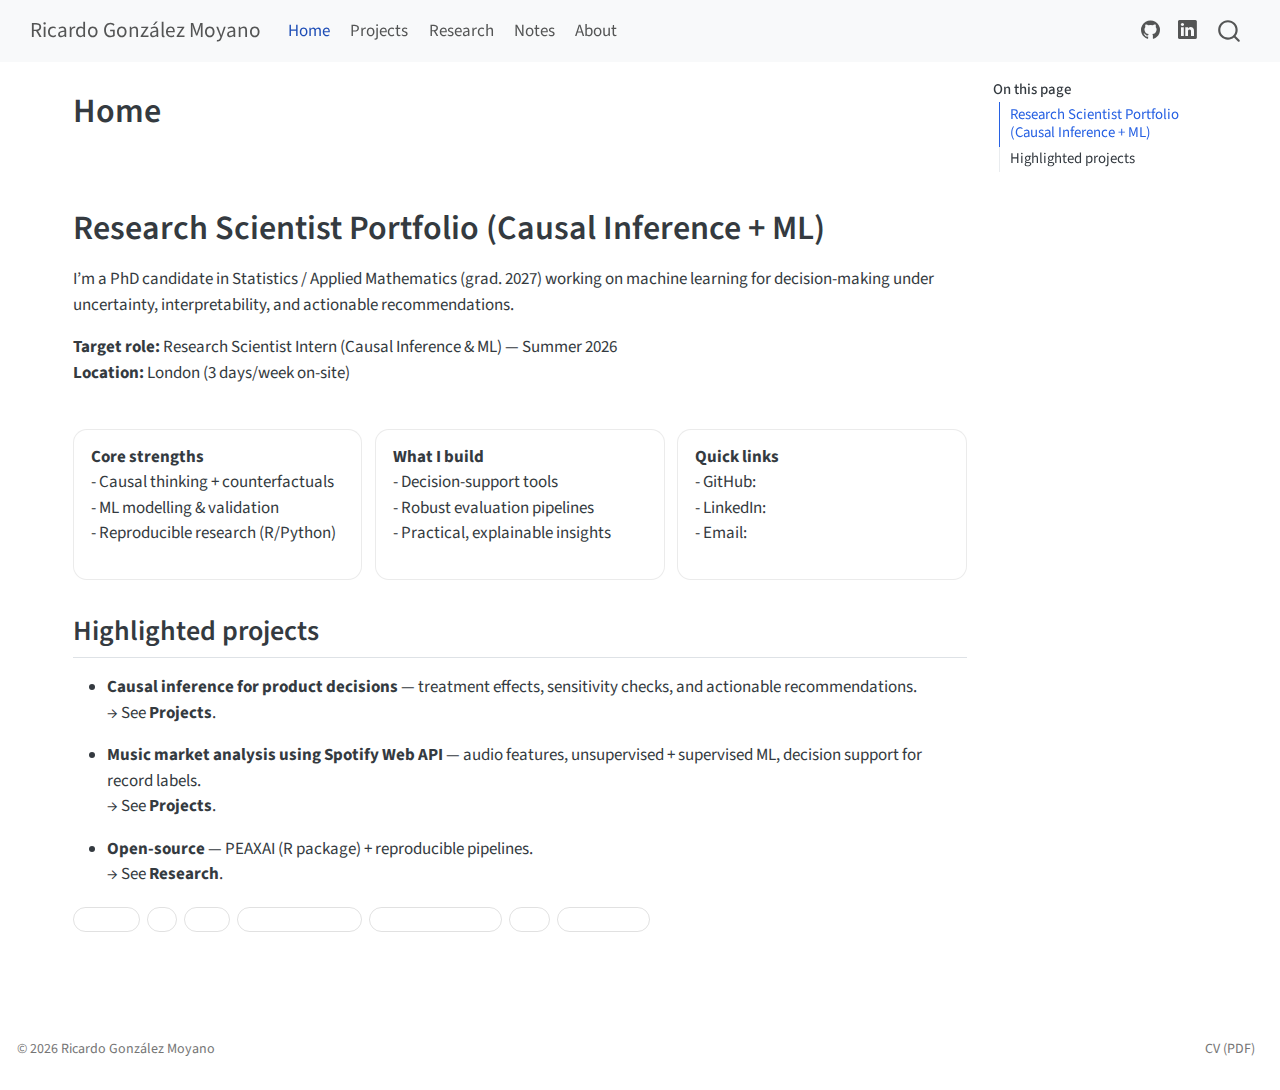
<file: docs/index.html>
<!DOCTYPE html>
<html xmlns="http://www.w3.org/1999/xhtml" lang="en" xml:lang="en"><head>

<meta charset="utf-8">
<meta name="generator" content="quarto-1.8.27">

<meta name="viewport" content="width=device-width, initial-scale=1.0, user-scalable=yes">


<title>Home – Ricardo González Moyano</title>
<style>
code{white-space: pre-wrap;}
span.smallcaps{font-variant: small-caps;}
div.columns{display: flex; gap: min(4vw, 1.5em);}
div.column{flex: auto; overflow-x: auto;}
div.hanging-indent{margin-left: 1.5em; text-indent: -1.5em;}
ul.task-list{list-style: none;}
ul.task-list li input[type="checkbox"] {
  width: 0.8em;
  margin: 0 0.8em 0.2em -1em; /* quarto-specific, see https://github.com/quarto-dev/quarto-cli/issues/4556 */ 
  vertical-align: middle;
}
</style>


<script src="site_libs/quarto-nav/quarto-nav.js"></script>
<script src="site_libs/quarto-nav/headroom.min.js"></script>
<script src="site_libs/clipboard/clipboard.min.js"></script>
<script src="site_libs/quarto-search/autocomplete.umd.js"></script>
<script src="site_libs/quarto-search/fuse.min.js"></script>
<script src="site_libs/quarto-search/quarto-search.js"></script>
<meta name="quarto:offset" content="./">
<script src="site_libs/quarto-html/quarto.js" type="module"></script>
<script src="site_libs/quarto-html/tabsets/tabsets.js" type="module"></script>
<script src="site_libs/quarto-html/axe/axe-check.js" type="module"></script>
<script src="site_libs/quarto-html/popper.min.js"></script>
<script src="site_libs/quarto-html/tippy.umd.min.js"></script>
<script src="site_libs/quarto-html/anchor.min.js"></script>
<link href="site_libs/quarto-html/tippy.css" rel="stylesheet">
<link href="site_libs/quarto-html/quarto-syntax-highlighting-ed96de9b727972fe78a7b5d16c58bf87.css" rel="stylesheet" id="quarto-text-highlighting-styles">
<script src="site_libs/bootstrap/bootstrap.min.js"></script>
<link href="site_libs/bootstrap/bootstrap-icons.css" rel="stylesheet">
<link href="site_libs/bootstrap/bootstrap-e31584831b205ffbb2d98406f31c2a5b.min.css" rel="stylesheet" append-hash="true" id="quarto-bootstrap" data-mode="light">
<script id="quarto-search-options" type="application/json">{
  "location": "navbar",
  "copy-button": false,
  "collapse-after": 3,
  "panel-placement": "end",
  "type": "overlay",
  "limit": 50,
  "keyboard-shortcut": [
    "f",
    "/",
    "s"
  ],
  "show-item-context": false,
  "language": {
    "search-no-results-text": "No results",
    "search-matching-documents-text": "matching documents",
    "search-copy-link-title": "Copy link to search",
    "search-hide-matches-text": "Hide additional matches",
    "search-more-match-text": "more match in this document",
    "search-more-matches-text": "more matches in this document",
    "search-clear-button-title": "Clear",
    "search-text-placeholder": "",
    "search-detached-cancel-button-title": "Cancel",
    "search-submit-button-title": "Submit",
    "search-label": "Search"
  }
}</script>
<style>html{ scroll-behavior: smooth; }</style>


<link rel="stylesheet" href="styles.css">
</head>

<body class="nav-fixed quarto-light">

<div id="quarto-search-results"></div>
  <header id="quarto-header" class="headroom fixed-top">
    <nav class="navbar navbar-expand-lg " data-bs-theme="dark">
      <div class="navbar-container container-fluid">
      <div class="navbar-brand-container mx-auto">
    <a class="navbar-brand" href="./index.html">
    <span class="navbar-title">Ricardo González Moyano</span>
    </a>
  </div>
            <div id="quarto-search" class="" title="Search"></div>
          <button class="navbar-toggler" type="button" data-bs-toggle="collapse" data-bs-target="#navbarCollapse" aria-controls="navbarCollapse" role="menu" aria-expanded="false" aria-label="Toggle navigation" onclick="if (window.quartoToggleHeadroom) { window.quartoToggleHeadroom(); }">
  <span class="navbar-toggler-icon"></span>
</button>
          <div class="collapse navbar-collapse" id="navbarCollapse">
            <ul class="navbar-nav navbar-nav-scroll me-auto">
  <li class="nav-item">
    <a class="nav-link active" href="./index.html" aria-current="page"> 
<span class="menu-text">Home</span></a>
  </li>  
  <li class="nav-item">
    <a class="nav-link" href="./projects.html"> 
<span class="menu-text">Projects</span></a>
  </li>  
  <li class="nav-item">
    <a class="nav-link" href="./research.html"> 
<span class="menu-text">Research</span></a>
  </li>  
  <li class="nav-item">
    <a class="nav-link" href="./posts/index.html"> 
<span class="menu-text">Notes</span></a>
  </li>  
  <li class="nav-item">
    <a class="nav-link" href="./about.html"> 
<span class="menu-text">About</span></a>
  </li>  
</ul>
            <ul class="navbar-nav navbar-nav-scroll ms-auto">
  <li class="nav-item compact">
    <a class="nav-link" href="https://github.com/rgonzalezmoyano"> <i class="bi bi-github" role="img">
</i> 
<span class="menu-text"></span></a>
  </li>  
  <li class="nav-item compact">
    <a class="nav-link" href="https://www.linkedin.com/in/ricardo-gonz%C3%A1lez-moyano-915930164/"> <i class="bi bi-linkedin" role="img">
</i> 
<span class="menu-text"></span></a>
  </li>  
</ul>
          </div> <!-- /navcollapse -->
            <div class="quarto-navbar-tools">
</div>
      </div> <!-- /container-fluid -->
    </nav>
</header>
<!-- content -->
<div id="quarto-content" class="quarto-container page-columns page-rows-contents page-layout-full page-navbar">
<!-- sidebar -->
<!-- margin-sidebar -->
    <div id="quarto-margin-sidebar" class="sidebar margin-sidebar">
        <nav id="TOC" role="doc-toc" class="toc-active">
    <h2 id="toc-title">On this page</h2>
   
  <ul>
  <li><a href="#research-scientist-portfolio-causal-inference-ml" id="toc-research-scientist-portfolio-causal-inference-ml" class="nav-link active" data-scroll-target="#research-scientist-portfolio-causal-inference-ml">Research Scientist Portfolio (Causal Inference + ML)</a></li>
  <li><a href="#highlighted-projects" id="toc-highlighted-projects" class="nav-link" data-scroll-target="#highlighted-projects">Highlighted projects</a></li>
  </ul>
</nav>
    </div>
<!-- main -->
<main class="content column-page-left" id="quarto-document-content">

<header id="title-block-header" class="quarto-title-block default">
<div class="quarto-title">
<h1 class="title">Home</h1>
</div>



<div class="quarto-title-meta column-page-left">

    
  
    
  </div>
  


</header>


<section id="research-scientist-portfolio-causal-inference-ml" class="level1 hero">
<h1>Research Scientist Portfolio (Causal Inference + ML)</h1>
<p>I’m a PhD candidate in Statistics / Applied Mathematics (grad. 2027) working on machine learning for decision-making under uncertainty, interpretability, and actionable recommendations.</p>
<p><strong>Target role:</strong> Research Scientist Intern (Causal Inference &amp; ML) — Summer 2026<br>
<strong>Location:</strong> London (3 days/week on-site)</p>
</section>
<div class="kpi">
<div class="card">
<p><strong>Core strengths</strong><br>
- Causal thinking + counterfactuals<br>
- ML modelling &amp; validation<br>
- Reproducible research (R/Python)</p>
</div>
<div class="card">
<p><strong>What I build</strong><br>
- Decision-support tools<br>
- Robust evaluation pipelines<br>
- Practical, explainable insights</p>
</div>
<div class="card">
<p><strong>Quick links</strong><br>
- GitHub: <your_github_url><br>
- LinkedIn: <your_linkedin_url><br>
- Email: <your_email></your_email></your_linkedin_url></your_github_url></p>
</div>
</div>
<section id="highlighted-projects" class="level2">
<h2 class="anchored" data-anchor-id="highlighted-projects">Highlighted projects</h2>
<ul>
<li><p><strong>Causal inference for product decisions</strong> — treatment effects, sensitivity checks, and actionable recommendations.<br>
→ See <strong>Projects</strong>.</p></li>
<li><p><strong>Music market analysis using Spotify Web API</strong> — audio features, unsupervised + supervised ML, decision support for record labels.<br>
→ See <strong>Projects</strong>.</p></li>
<li><p><strong>Open-source</strong> — PEAXAI (R package) + reproducible pipelines.<br>
→ See <strong>Research</strong>.</p></li>
</ul>
<div class="badges">
<p><span class="badge">Python</span> <span class="badge">R</span> <span class="badge">SQL</span> <span class="badge">Causal Inference</span> <span class="badge">Machine Learning</span> <span class="badge">XAI</span> <span class="badge">Calibration</span></p>
</div>


</section>

</main> <!-- /main -->
<script id="quarto-html-after-body" type="application/javascript">
  window.document.addEventListener("DOMContentLoaded", function (event) {
    const icon = "";
    const anchorJS = new window.AnchorJS();
    anchorJS.options = {
      placement: 'right',
      icon: icon
    };
    anchorJS.add('.anchored');
    const isCodeAnnotation = (el) => {
      for (const clz of el.classList) {
        if (clz.startsWith('code-annotation-')) {                     
          return true;
        }
      }
      return false;
    }
    const onCopySuccess = function(e) {
      // button target
      const button = e.trigger;
      // don't keep focus
      button.blur();
      // flash "checked"
      button.classList.add('code-copy-button-checked');
      var currentTitle = button.getAttribute("title");
      button.setAttribute("title", "Copied!");
      let tooltip;
      if (window.bootstrap) {
        button.setAttribute("data-bs-toggle", "tooltip");
        button.setAttribute("data-bs-placement", "left");
        button.setAttribute("data-bs-title", "Copied!");
        tooltip = new bootstrap.Tooltip(button, 
          { trigger: "manual", 
            customClass: "code-copy-button-tooltip",
            offset: [0, -8]});
        tooltip.show();    
      }
      setTimeout(function() {
        if (tooltip) {
          tooltip.hide();
          button.removeAttribute("data-bs-title");
          button.removeAttribute("data-bs-toggle");
          button.removeAttribute("data-bs-placement");
        }
        button.setAttribute("title", currentTitle);
        button.classList.remove('code-copy-button-checked');
      }, 1000);
      // clear code selection
      e.clearSelection();
    }
    const getTextToCopy = function(trigger) {
      const outerScaffold = trigger.parentElement.cloneNode(true);
      const codeEl = outerScaffold.querySelector('code');
      for (const childEl of codeEl.children) {
        if (isCodeAnnotation(childEl)) {
          childEl.remove();
        }
      }
      return codeEl.innerText;
    }
    const clipboard = new window.ClipboardJS('.code-copy-button:not([data-in-quarto-modal])', {
      text: getTextToCopy
    });
    clipboard.on('success', onCopySuccess);
    if (window.document.getElementById('quarto-embedded-source-code-modal')) {
      const clipboardModal = new window.ClipboardJS('.code-copy-button[data-in-quarto-modal]', {
        text: getTextToCopy,
        container: window.document.getElementById('quarto-embedded-source-code-modal')
      });
      clipboardModal.on('success', onCopySuccess);
    }
      var localhostRegex = new RegExp(/^(?:http|https):\/\/localhost\:?[0-9]*\//);
      var mailtoRegex = new RegExp(/^mailto:/);
        var filterRegex = new RegExp("https:\/\/github\.com\/rgonzalezmoyano");
      var isInternal = (href) => {
          return filterRegex.test(href) || localhostRegex.test(href) || mailtoRegex.test(href);
      }
      // Inspect non-navigation links and adorn them if external
     var links = window.document.querySelectorAll('a[href]:not(.nav-link):not(.navbar-brand):not(.toc-action):not(.sidebar-link):not(.sidebar-item-toggle):not(.pagination-link):not(.no-external):not([aria-hidden]):not(.dropdown-item):not(.quarto-navigation-tool):not(.about-link)');
      for (var i=0; i<links.length; i++) {
        const link = links[i];
        if (!isInternal(link.href)) {
          // undo the damage that might have been done by quarto-nav.js in the case of
          // links that we want to consider external
          if (link.dataset.originalHref !== undefined) {
            link.href = link.dataset.originalHref;
          }
        }
      }
    function tippyHover(el, contentFn, onTriggerFn, onUntriggerFn) {
      const config = {
        allowHTML: true,
        maxWidth: 500,
        delay: 100,
        arrow: false,
        appendTo: function(el) {
            return el.parentElement;
        },
        interactive: true,
        interactiveBorder: 10,
        theme: 'quarto',
        placement: 'bottom-start',
      };
      if (contentFn) {
        config.content = contentFn;
      }
      if (onTriggerFn) {
        config.onTrigger = onTriggerFn;
      }
      if (onUntriggerFn) {
        config.onUntrigger = onUntriggerFn;
      }
      window.tippy(el, config); 
    }
    const noterefs = window.document.querySelectorAll('a[role="doc-noteref"]');
    for (var i=0; i<noterefs.length; i++) {
      const ref = noterefs[i];
      tippyHover(ref, function() {
        // use id or data attribute instead here
        let href = ref.getAttribute('data-footnote-href') || ref.getAttribute('href');
        try { href = new URL(href).hash; } catch {}
        const id = href.replace(/^#\/?/, "");
        const note = window.document.getElementById(id);
        if (note) {
          return note.innerHTML;
        } else {
          return "";
        }
      });
    }
    const xrefs = window.document.querySelectorAll('a.quarto-xref');
    const processXRef = (id, note) => {
      // Strip column container classes
      const stripColumnClz = (el) => {
        el.classList.remove("page-full", "page-columns");
        if (el.children) {
          for (const child of el.children) {
            stripColumnClz(child);
          }
        }
      }
      stripColumnClz(note)
      if (id === null || id.startsWith('sec-')) {
        // Special case sections, only their first couple elements
        const container = document.createElement("div");
        if (note.children && note.children.length > 2) {
          container.appendChild(note.children[0].cloneNode(true));
          for (let i = 1; i < note.children.length; i++) {
            const child = note.children[i];
            if (child.tagName === "P" && child.innerText === "") {
              continue;
            } else {
              container.appendChild(child.cloneNode(true));
              break;
            }
          }
          if (window.Quarto?.typesetMath) {
            window.Quarto.typesetMath(container);
          }
          return container.innerHTML
        } else {
          if (window.Quarto?.typesetMath) {
            window.Quarto.typesetMath(note);
          }
          return note.innerHTML;
        }
      } else {
        // Remove any anchor links if they are present
        const anchorLink = note.querySelector('a.anchorjs-link');
        if (anchorLink) {
          anchorLink.remove();
        }
        if (window.Quarto?.typesetMath) {
          window.Quarto.typesetMath(note);
        }
        if (note.classList.contains("callout")) {
          return note.outerHTML;
        } else {
          return note.innerHTML;
        }
      }
    }
    for (var i=0; i<xrefs.length; i++) {
      const xref = xrefs[i];
      tippyHover(xref, undefined, function(instance) {
        instance.disable();
        let url = xref.getAttribute('href');
        let hash = undefined; 
        if (url.startsWith('#')) {
          hash = url;
        } else {
          try { hash = new URL(url).hash; } catch {}
        }
        if (hash) {
          const id = hash.replace(/^#\/?/, "");
          const note = window.document.getElementById(id);
          if (note !== null) {
            try {
              const html = processXRef(id, note.cloneNode(true));
              instance.setContent(html);
            } finally {
              instance.enable();
              instance.show();
            }
          } else {
            // See if we can fetch this
            fetch(url.split('#')[0])
            .then(res => res.text())
            .then(html => {
              const parser = new DOMParser();
              const htmlDoc = parser.parseFromString(html, "text/html");
              const note = htmlDoc.getElementById(id);
              if (note !== null) {
                const html = processXRef(id, note);
                instance.setContent(html);
              } 
            }).finally(() => {
              instance.enable();
              instance.show();
            });
          }
        } else {
          // See if we can fetch a full url (with no hash to target)
          // This is a special case and we should probably do some content thinning / targeting
          fetch(url)
          .then(res => res.text())
          .then(html => {
            const parser = new DOMParser();
            const htmlDoc = parser.parseFromString(html, "text/html");
            const note = htmlDoc.querySelector('main.content');
            if (note !== null) {
              // This should only happen for chapter cross references
              // (since there is no id in the URL)
              // remove the first header
              if (note.children.length > 0 && note.children[0].tagName === "HEADER") {
                note.children[0].remove();
              }
              const html = processXRef(null, note);
              instance.setContent(html);
            } 
          }).finally(() => {
            instance.enable();
            instance.show();
          });
        }
      }, function(instance) {
      });
    }
        let selectedAnnoteEl;
        const selectorForAnnotation = ( cell, annotation) => {
          let cellAttr = 'data-code-cell="' + cell + '"';
          let lineAttr = 'data-code-annotation="' +  annotation + '"';
          const selector = 'span[' + cellAttr + '][' + lineAttr + ']';
          return selector;
        }
        const selectCodeLines = (annoteEl) => {
          const doc = window.document;
          const targetCell = annoteEl.getAttribute("data-target-cell");
          const targetAnnotation = annoteEl.getAttribute("data-target-annotation");
          const annoteSpan = window.document.querySelector(selectorForAnnotation(targetCell, targetAnnotation));
          const lines = annoteSpan.getAttribute("data-code-lines").split(",");
          const lineIds = lines.map((line) => {
            return targetCell + "-" + line;
          })
          let top = null;
          let height = null;
          let parent = null;
          if (lineIds.length > 0) {
              //compute the position of the single el (top and bottom and make a div)
              const el = window.document.getElementById(lineIds[0]);
              top = el.offsetTop;
              height = el.offsetHeight;
              parent = el.parentElement.parentElement;
            if (lineIds.length > 1) {
              const lastEl = window.document.getElementById(lineIds[lineIds.length - 1]);
              const bottom = lastEl.offsetTop + lastEl.offsetHeight;
              height = bottom - top;
            }
            if (top !== null && height !== null && parent !== null) {
              // cook up a div (if necessary) and position it 
              let div = window.document.getElementById("code-annotation-line-highlight");
              if (div === null) {
                div = window.document.createElement("div");
                div.setAttribute("id", "code-annotation-line-highlight");
                div.style.position = 'absolute';
                parent.appendChild(div);
              }
              div.style.top = top - 2 + "px";
              div.style.height = height + 4 + "px";
              div.style.left = 0;
              let gutterDiv = window.document.getElementById("code-annotation-line-highlight-gutter");
              if (gutterDiv === null) {
                gutterDiv = window.document.createElement("div");
                gutterDiv.setAttribute("id", "code-annotation-line-highlight-gutter");
                gutterDiv.style.position = 'absolute';
                const codeCell = window.document.getElementById(targetCell);
                const gutter = codeCell.querySelector('.code-annotation-gutter');
                gutter.appendChild(gutterDiv);
              }
              gutterDiv.style.top = top - 2 + "px";
              gutterDiv.style.height = height + 4 + "px";
            }
            selectedAnnoteEl = annoteEl;
          }
        };
        const unselectCodeLines = () => {
          const elementsIds = ["code-annotation-line-highlight", "code-annotation-line-highlight-gutter"];
          elementsIds.forEach((elId) => {
            const div = window.document.getElementById(elId);
            if (div) {
              div.remove();
            }
          });
          selectedAnnoteEl = undefined;
        };
          // Handle positioning of the toggle
      window.addEventListener(
        "resize",
        throttle(() => {
          elRect = undefined;
          if (selectedAnnoteEl) {
            selectCodeLines(selectedAnnoteEl);
          }
        }, 10)
      );
      function throttle(fn, ms) {
      let throttle = false;
      let timer;
        return (...args) => {
          if(!throttle) { // first call gets through
              fn.apply(this, args);
              throttle = true;
          } else { // all the others get throttled
              if(timer) clearTimeout(timer); // cancel #2
              timer = setTimeout(() => {
                fn.apply(this, args);
                timer = throttle = false;
              }, ms);
          }
        };
      }
        // Attach click handler to the DT
        const annoteDls = window.document.querySelectorAll('dt[data-target-cell]');
        for (const annoteDlNode of annoteDls) {
          annoteDlNode.addEventListener('click', (event) => {
            const clickedEl = event.target;
            if (clickedEl !== selectedAnnoteEl) {
              unselectCodeLines();
              const activeEl = window.document.querySelector('dt[data-target-cell].code-annotation-active');
              if (activeEl) {
                activeEl.classList.remove('code-annotation-active');
              }
              selectCodeLines(clickedEl);
              clickedEl.classList.add('code-annotation-active');
            } else {
              // Unselect the line
              unselectCodeLines();
              clickedEl.classList.remove('code-annotation-active');
            }
          });
        }
    const findCites = (el) => {
      const parentEl = el.parentElement;
      if (parentEl) {
        const cites = parentEl.dataset.cites;
        if (cites) {
          return {
            el,
            cites: cites.split(' ')
          };
        } else {
          return findCites(el.parentElement)
        }
      } else {
        return undefined;
      }
    };
    var bibliorefs = window.document.querySelectorAll('a[role="doc-biblioref"]');
    for (var i=0; i<bibliorefs.length; i++) {
      const ref = bibliorefs[i];
      const citeInfo = findCites(ref);
      if (citeInfo) {
        tippyHover(citeInfo.el, function() {
          var popup = window.document.createElement('div');
          citeInfo.cites.forEach(function(cite) {
            var citeDiv = window.document.createElement('div');
            citeDiv.classList.add('hanging-indent');
            citeDiv.classList.add('csl-entry');
            var biblioDiv = window.document.getElementById('ref-' + cite);
            if (biblioDiv) {
              citeDiv.innerHTML = biblioDiv.innerHTML;
            }
            popup.appendChild(citeDiv);
          });
          return popup.innerHTML;
        });
      }
    }
  });
  </script>
</div> <!-- /content -->
<footer class="footer">
  <div class="nav-footer">
    <div class="nav-footer-left">
<p>© 2026 Ricardo González Moyano</p>
</div>   
    <div class="nav-footer-center">
      &nbsp;
    </div>
    <div class="nav-footer-right">
      <ul class="footer-items list-unstyled">
    <li class="nav-item">
    <a class="nav-link" href="./assets/cv.pdf">
<p>CV (PDF)</p>
</a>
  </li>  
</ul>
    </div>
  </div>
</footer>




<script src="site_libs/quarto-html/zenscroll-min.js"></script>
</body></html>
</file>
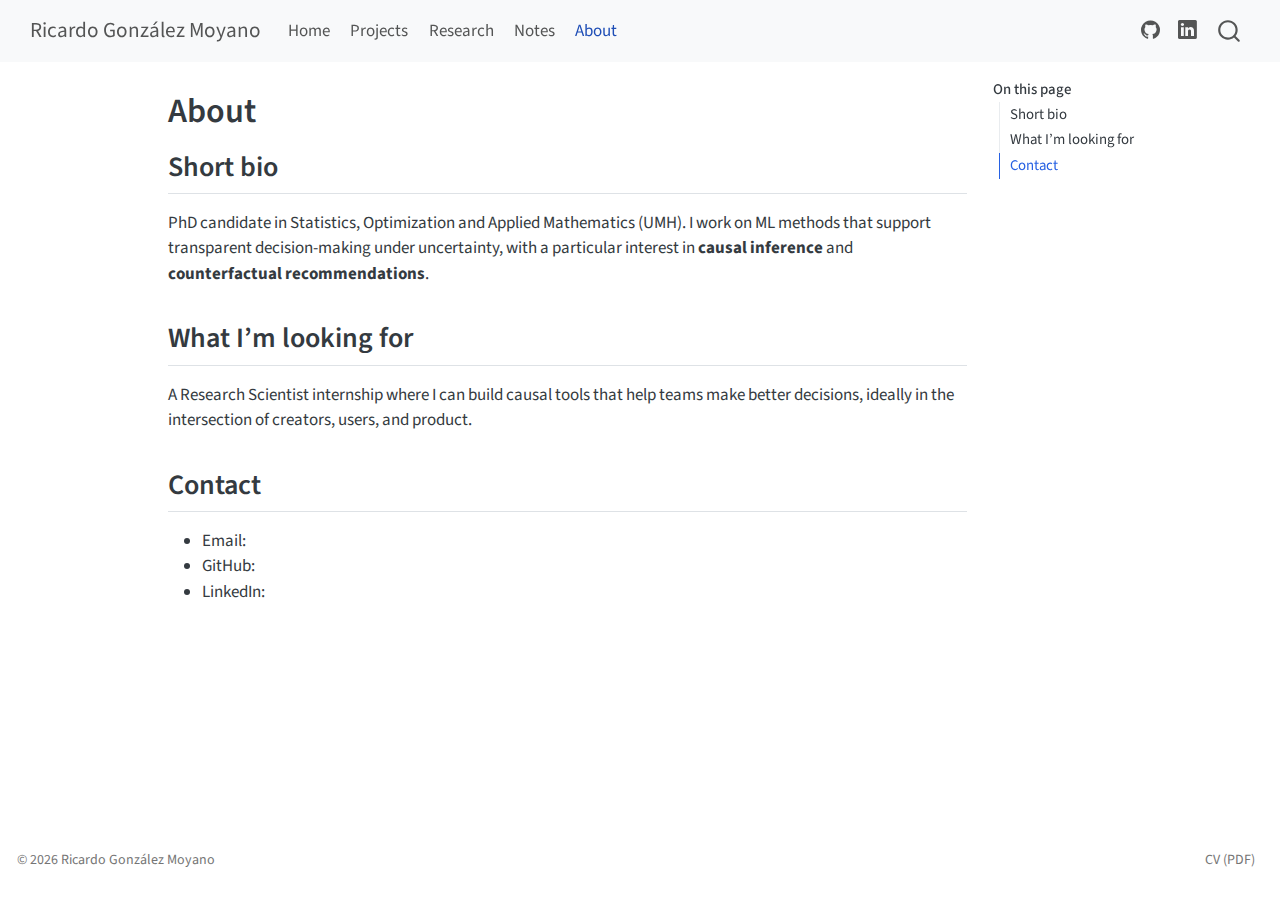
<file: docs/about.html>
<!DOCTYPE html>
<html xmlns="http://www.w3.org/1999/xhtml" lang="en" xml:lang="en"><head>

<meta charset="utf-8">
<meta name="generator" content="quarto-1.8.27">

<meta name="viewport" content="width=device-width, initial-scale=1.0, user-scalable=yes">


<title>About – Ricardo González Moyano</title>
<style>
code{white-space: pre-wrap;}
span.smallcaps{font-variant: small-caps;}
div.columns{display: flex; gap: min(4vw, 1.5em);}
div.column{flex: auto; overflow-x: auto;}
div.hanging-indent{margin-left: 1.5em; text-indent: -1.5em;}
ul.task-list{list-style: none;}
ul.task-list li input[type="checkbox"] {
  width: 0.8em;
  margin: 0 0.8em 0.2em -1em; /* quarto-specific, see https://github.com/quarto-dev/quarto-cli/issues/4556 */ 
  vertical-align: middle;
}
</style>


<script src="site_libs/quarto-nav/quarto-nav.js"></script>
<script src="site_libs/quarto-nav/headroom.min.js"></script>
<script src="site_libs/clipboard/clipboard.min.js"></script>
<script src="site_libs/quarto-search/autocomplete.umd.js"></script>
<script src="site_libs/quarto-search/fuse.min.js"></script>
<script src="site_libs/quarto-search/quarto-search.js"></script>
<meta name="quarto:offset" content="./">
<script src="site_libs/quarto-html/quarto.js" type="module"></script>
<script src="site_libs/quarto-html/tabsets/tabsets.js" type="module"></script>
<script src="site_libs/quarto-html/axe/axe-check.js" type="module"></script>
<script src="site_libs/quarto-html/popper.min.js"></script>
<script src="site_libs/quarto-html/tippy.umd.min.js"></script>
<script src="site_libs/quarto-html/anchor.min.js"></script>
<link href="site_libs/quarto-html/tippy.css" rel="stylesheet">
<link href="site_libs/quarto-html/quarto-syntax-highlighting-ed96de9b727972fe78a7b5d16c58bf87.css" rel="stylesheet" id="quarto-text-highlighting-styles">
<script src="site_libs/bootstrap/bootstrap.min.js"></script>
<link href="site_libs/bootstrap/bootstrap-icons.css" rel="stylesheet">
<link href="site_libs/bootstrap/bootstrap-e31584831b205ffbb2d98406f31c2a5b.min.css" rel="stylesheet" append-hash="true" id="quarto-bootstrap" data-mode="light">
<script id="quarto-search-options" type="application/json">{
  "location": "navbar",
  "copy-button": false,
  "collapse-after": 3,
  "panel-placement": "end",
  "type": "overlay",
  "limit": 50,
  "keyboard-shortcut": [
    "f",
    "/",
    "s"
  ],
  "show-item-context": false,
  "language": {
    "search-no-results-text": "No results",
    "search-matching-documents-text": "matching documents",
    "search-copy-link-title": "Copy link to search",
    "search-hide-matches-text": "Hide additional matches",
    "search-more-match-text": "more match in this document",
    "search-more-matches-text": "more matches in this document",
    "search-clear-button-title": "Clear",
    "search-text-placeholder": "",
    "search-detached-cancel-button-title": "Cancel",
    "search-submit-button-title": "Submit",
    "search-label": "Search"
  }
}</script>
<style>html{ scroll-behavior: smooth; }</style>


<link rel="stylesheet" href="styles.css">
</head>

<body class="nav-fixed quarto-light">

<div id="quarto-search-results"></div>
  <header id="quarto-header" class="headroom fixed-top">
    <nav class="navbar navbar-expand-lg " data-bs-theme="dark">
      <div class="navbar-container container-fluid">
      <div class="navbar-brand-container mx-auto">
    <a class="navbar-brand" href="./index.html">
    <span class="navbar-title">Ricardo González Moyano</span>
    </a>
  </div>
            <div id="quarto-search" class="" title="Search"></div>
          <button class="navbar-toggler" type="button" data-bs-toggle="collapse" data-bs-target="#navbarCollapse" aria-controls="navbarCollapse" role="menu" aria-expanded="false" aria-label="Toggle navigation" onclick="if (window.quartoToggleHeadroom) { window.quartoToggleHeadroom(); }">
  <span class="navbar-toggler-icon"></span>
</button>
          <div class="collapse navbar-collapse" id="navbarCollapse">
            <ul class="navbar-nav navbar-nav-scroll me-auto">
  <li class="nav-item">
    <a class="nav-link" href="./index.html"> 
<span class="menu-text">Home</span></a>
  </li>  
  <li class="nav-item">
    <a class="nav-link" href="./projects.html"> 
<span class="menu-text">Projects</span></a>
  </li>  
  <li class="nav-item">
    <a class="nav-link" href="./research.html"> 
<span class="menu-text">Research</span></a>
  </li>  
  <li class="nav-item">
    <a class="nav-link" href="./posts/index.html"> 
<span class="menu-text">Notes</span></a>
  </li>  
  <li class="nav-item">
    <a class="nav-link active" href="./about.html" aria-current="page"> 
<span class="menu-text">About</span></a>
  </li>  
</ul>
            <ul class="navbar-nav navbar-nav-scroll ms-auto">
  <li class="nav-item compact">
    <a class="nav-link" href="https://github.com/rgonzalezmoyano"> <i class="bi bi-github" role="img">
</i> 
<span class="menu-text"></span></a>
  </li>  
  <li class="nav-item compact">
    <a class="nav-link" href="https://www.linkedin.com/in/ricardo-gonz%C3%A1lez-moyano-915930164/"> <i class="bi bi-linkedin" role="img">
</i> 
<span class="menu-text"></span></a>
  </li>  
</ul>
          </div> <!-- /navcollapse -->
            <div class="quarto-navbar-tools">
</div>
      </div> <!-- /container-fluid -->
    </nav>
</header>
<!-- content -->
<div id="quarto-content" class="quarto-container page-columns page-rows-contents page-layout-article page-navbar">
<!-- sidebar -->
<!-- margin-sidebar -->
    <div id="quarto-margin-sidebar" class="sidebar margin-sidebar">
        <nav id="TOC" role="doc-toc" class="toc-active">
    <h2 id="toc-title">On this page</h2>
   
  <ul>
  <li><a href="#short-bio" id="toc-short-bio" class="nav-link active" data-scroll-target="#short-bio">Short bio</a></li>
  <li><a href="#what-im-looking-for" id="toc-what-im-looking-for" class="nav-link" data-scroll-target="#what-im-looking-for">What I’m looking for</a></li>
  <li><a href="#contact" id="toc-contact" class="nav-link" data-scroll-target="#contact">Contact</a></li>
  </ul>
</nav>
    </div>
<!-- main -->
<main class="content" id="quarto-document-content">

<header id="title-block-header" class="quarto-title-block default">
<div class="quarto-title">
<h1 class="title">About</h1>
</div>



<div class="quarto-title-meta">

    
  
    
  </div>
  


</header>


<section id="short-bio" class="level2">
<h2 class="anchored" data-anchor-id="short-bio">Short bio</h2>
<p>PhD candidate in Statistics, Optimization and Applied Mathematics (UMH). I work on ML methods that support transparent decision-making under uncertainty, with a particular interest in <strong>causal inference</strong> and <strong>counterfactual recommendations</strong>.</p>
</section>
<section id="what-im-looking-for" class="level2">
<h2 class="anchored" data-anchor-id="what-im-looking-for">What I’m looking for</h2>
<p>A Research Scientist internship where I can build causal tools that help teams make better decisions, ideally in the intersection of creators, users, and product.</p>
</section>
<section id="contact" class="level2">
<h2 class="anchored" data-anchor-id="contact">Contact</h2>
<ul>
<li>Email: <your_email><br>
</your_email></li>
<li>GitHub: <your_github_url><br>
</your_github_url></li>
<li>LinkedIn: <your_linkedin_url></your_linkedin_url></li>
</ul>


</section>

</main> <!-- /main -->
<script id="quarto-html-after-body" type="application/javascript">
  window.document.addEventListener("DOMContentLoaded", function (event) {
    const icon = "";
    const anchorJS = new window.AnchorJS();
    anchorJS.options = {
      placement: 'right',
      icon: icon
    };
    anchorJS.add('.anchored');
    const isCodeAnnotation = (el) => {
      for (const clz of el.classList) {
        if (clz.startsWith('code-annotation-')) {                     
          return true;
        }
      }
      return false;
    }
    const onCopySuccess = function(e) {
      // button target
      const button = e.trigger;
      // don't keep focus
      button.blur();
      // flash "checked"
      button.classList.add('code-copy-button-checked');
      var currentTitle = button.getAttribute("title");
      button.setAttribute("title", "Copied!");
      let tooltip;
      if (window.bootstrap) {
        button.setAttribute("data-bs-toggle", "tooltip");
        button.setAttribute("data-bs-placement", "left");
        button.setAttribute("data-bs-title", "Copied!");
        tooltip = new bootstrap.Tooltip(button, 
          { trigger: "manual", 
            customClass: "code-copy-button-tooltip",
            offset: [0, -8]});
        tooltip.show();    
      }
      setTimeout(function() {
        if (tooltip) {
          tooltip.hide();
          button.removeAttribute("data-bs-title");
          button.removeAttribute("data-bs-toggle");
          button.removeAttribute("data-bs-placement");
        }
        button.setAttribute("title", currentTitle);
        button.classList.remove('code-copy-button-checked');
      }, 1000);
      // clear code selection
      e.clearSelection();
    }
    const getTextToCopy = function(trigger) {
      const outerScaffold = trigger.parentElement.cloneNode(true);
      const codeEl = outerScaffold.querySelector('code');
      for (const childEl of codeEl.children) {
        if (isCodeAnnotation(childEl)) {
          childEl.remove();
        }
      }
      return codeEl.innerText;
    }
    const clipboard = new window.ClipboardJS('.code-copy-button:not([data-in-quarto-modal])', {
      text: getTextToCopy
    });
    clipboard.on('success', onCopySuccess);
    if (window.document.getElementById('quarto-embedded-source-code-modal')) {
      const clipboardModal = new window.ClipboardJS('.code-copy-button[data-in-quarto-modal]', {
        text: getTextToCopy,
        container: window.document.getElementById('quarto-embedded-source-code-modal')
      });
      clipboardModal.on('success', onCopySuccess);
    }
      var localhostRegex = new RegExp(/^(?:http|https):\/\/localhost\:?[0-9]*\//);
      var mailtoRegex = new RegExp(/^mailto:/);
        var filterRegex = new RegExp("https:\/\/github\.com\/rgonzalezmoyano");
      var isInternal = (href) => {
          return filterRegex.test(href) || localhostRegex.test(href) || mailtoRegex.test(href);
      }
      // Inspect non-navigation links and adorn them if external
     var links = window.document.querySelectorAll('a[href]:not(.nav-link):not(.navbar-brand):not(.toc-action):not(.sidebar-link):not(.sidebar-item-toggle):not(.pagination-link):not(.no-external):not([aria-hidden]):not(.dropdown-item):not(.quarto-navigation-tool):not(.about-link)');
      for (var i=0; i<links.length; i++) {
        const link = links[i];
        if (!isInternal(link.href)) {
          // undo the damage that might have been done by quarto-nav.js in the case of
          // links that we want to consider external
          if (link.dataset.originalHref !== undefined) {
            link.href = link.dataset.originalHref;
          }
        }
      }
    function tippyHover(el, contentFn, onTriggerFn, onUntriggerFn) {
      const config = {
        allowHTML: true,
        maxWidth: 500,
        delay: 100,
        arrow: false,
        appendTo: function(el) {
            return el.parentElement;
        },
        interactive: true,
        interactiveBorder: 10,
        theme: 'quarto',
        placement: 'bottom-start',
      };
      if (contentFn) {
        config.content = contentFn;
      }
      if (onTriggerFn) {
        config.onTrigger = onTriggerFn;
      }
      if (onUntriggerFn) {
        config.onUntrigger = onUntriggerFn;
      }
      window.tippy(el, config); 
    }
    const noterefs = window.document.querySelectorAll('a[role="doc-noteref"]');
    for (var i=0; i<noterefs.length; i++) {
      const ref = noterefs[i];
      tippyHover(ref, function() {
        // use id or data attribute instead here
        let href = ref.getAttribute('data-footnote-href') || ref.getAttribute('href');
        try { href = new URL(href).hash; } catch {}
        const id = href.replace(/^#\/?/, "");
        const note = window.document.getElementById(id);
        if (note) {
          return note.innerHTML;
        } else {
          return "";
        }
      });
    }
    const xrefs = window.document.querySelectorAll('a.quarto-xref');
    const processXRef = (id, note) => {
      // Strip column container classes
      const stripColumnClz = (el) => {
        el.classList.remove("page-full", "page-columns");
        if (el.children) {
          for (const child of el.children) {
            stripColumnClz(child);
          }
        }
      }
      stripColumnClz(note)
      if (id === null || id.startsWith('sec-')) {
        // Special case sections, only their first couple elements
        const container = document.createElement("div");
        if (note.children && note.children.length > 2) {
          container.appendChild(note.children[0].cloneNode(true));
          for (let i = 1; i < note.children.length; i++) {
            const child = note.children[i];
            if (child.tagName === "P" && child.innerText === "") {
              continue;
            } else {
              container.appendChild(child.cloneNode(true));
              break;
            }
          }
          if (window.Quarto?.typesetMath) {
            window.Quarto.typesetMath(container);
          }
          return container.innerHTML
        } else {
          if (window.Quarto?.typesetMath) {
            window.Quarto.typesetMath(note);
          }
          return note.innerHTML;
        }
      } else {
        // Remove any anchor links if they are present
        const anchorLink = note.querySelector('a.anchorjs-link');
        if (anchorLink) {
          anchorLink.remove();
        }
        if (window.Quarto?.typesetMath) {
          window.Quarto.typesetMath(note);
        }
        if (note.classList.contains("callout")) {
          return note.outerHTML;
        } else {
          return note.innerHTML;
        }
      }
    }
    for (var i=0; i<xrefs.length; i++) {
      const xref = xrefs[i];
      tippyHover(xref, undefined, function(instance) {
        instance.disable();
        let url = xref.getAttribute('href');
        let hash = undefined; 
        if (url.startsWith('#')) {
          hash = url;
        } else {
          try { hash = new URL(url).hash; } catch {}
        }
        if (hash) {
          const id = hash.replace(/^#\/?/, "");
          const note = window.document.getElementById(id);
          if (note !== null) {
            try {
              const html = processXRef(id, note.cloneNode(true));
              instance.setContent(html);
            } finally {
              instance.enable();
              instance.show();
            }
          } else {
            // See if we can fetch this
            fetch(url.split('#')[0])
            .then(res => res.text())
            .then(html => {
              const parser = new DOMParser();
              const htmlDoc = parser.parseFromString(html, "text/html");
              const note = htmlDoc.getElementById(id);
              if (note !== null) {
                const html = processXRef(id, note);
                instance.setContent(html);
              } 
            }).finally(() => {
              instance.enable();
              instance.show();
            });
          }
        } else {
          // See if we can fetch a full url (with no hash to target)
          // This is a special case and we should probably do some content thinning / targeting
          fetch(url)
          .then(res => res.text())
          .then(html => {
            const parser = new DOMParser();
            const htmlDoc = parser.parseFromString(html, "text/html");
            const note = htmlDoc.querySelector('main.content');
            if (note !== null) {
              // This should only happen for chapter cross references
              // (since there is no id in the URL)
              // remove the first header
              if (note.children.length > 0 && note.children[0].tagName === "HEADER") {
                note.children[0].remove();
              }
              const html = processXRef(null, note);
              instance.setContent(html);
            } 
          }).finally(() => {
            instance.enable();
            instance.show();
          });
        }
      }, function(instance) {
      });
    }
        let selectedAnnoteEl;
        const selectorForAnnotation = ( cell, annotation) => {
          let cellAttr = 'data-code-cell="' + cell + '"';
          let lineAttr = 'data-code-annotation="' +  annotation + '"';
          const selector = 'span[' + cellAttr + '][' + lineAttr + ']';
          return selector;
        }
        const selectCodeLines = (annoteEl) => {
          const doc = window.document;
          const targetCell = annoteEl.getAttribute("data-target-cell");
          const targetAnnotation = annoteEl.getAttribute("data-target-annotation");
          const annoteSpan = window.document.querySelector(selectorForAnnotation(targetCell, targetAnnotation));
          const lines = annoteSpan.getAttribute("data-code-lines").split(",");
          const lineIds = lines.map((line) => {
            return targetCell + "-" + line;
          })
          let top = null;
          let height = null;
          let parent = null;
          if (lineIds.length > 0) {
              //compute the position of the single el (top and bottom and make a div)
              const el = window.document.getElementById(lineIds[0]);
              top = el.offsetTop;
              height = el.offsetHeight;
              parent = el.parentElement.parentElement;
            if (lineIds.length > 1) {
              const lastEl = window.document.getElementById(lineIds[lineIds.length - 1]);
              const bottom = lastEl.offsetTop + lastEl.offsetHeight;
              height = bottom - top;
            }
            if (top !== null && height !== null && parent !== null) {
              // cook up a div (if necessary) and position it 
              let div = window.document.getElementById("code-annotation-line-highlight");
              if (div === null) {
                div = window.document.createElement("div");
                div.setAttribute("id", "code-annotation-line-highlight");
                div.style.position = 'absolute';
                parent.appendChild(div);
              }
              div.style.top = top - 2 + "px";
              div.style.height = height + 4 + "px";
              div.style.left = 0;
              let gutterDiv = window.document.getElementById("code-annotation-line-highlight-gutter");
              if (gutterDiv === null) {
                gutterDiv = window.document.createElement("div");
                gutterDiv.setAttribute("id", "code-annotation-line-highlight-gutter");
                gutterDiv.style.position = 'absolute';
                const codeCell = window.document.getElementById(targetCell);
                const gutter = codeCell.querySelector('.code-annotation-gutter');
                gutter.appendChild(gutterDiv);
              }
              gutterDiv.style.top = top - 2 + "px";
              gutterDiv.style.height = height + 4 + "px";
            }
            selectedAnnoteEl = annoteEl;
          }
        };
        const unselectCodeLines = () => {
          const elementsIds = ["code-annotation-line-highlight", "code-annotation-line-highlight-gutter"];
          elementsIds.forEach((elId) => {
            const div = window.document.getElementById(elId);
            if (div) {
              div.remove();
            }
          });
          selectedAnnoteEl = undefined;
        };
          // Handle positioning of the toggle
      window.addEventListener(
        "resize",
        throttle(() => {
          elRect = undefined;
          if (selectedAnnoteEl) {
            selectCodeLines(selectedAnnoteEl);
          }
        }, 10)
      );
      function throttle(fn, ms) {
      let throttle = false;
      let timer;
        return (...args) => {
          if(!throttle) { // first call gets through
              fn.apply(this, args);
              throttle = true;
          } else { // all the others get throttled
              if(timer) clearTimeout(timer); // cancel #2
              timer = setTimeout(() => {
                fn.apply(this, args);
                timer = throttle = false;
              }, ms);
          }
        };
      }
        // Attach click handler to the DT
        const annoteDls = window.document.querySelectorAll('dt[data-target-cell]');
        for (const annoteDlNode of annoteDls) {
          annoteDlNode.addEventListener('click', (event) => {
            const clickedEl = event.target;
            if (clickedEl !== selectedAnnoteEl) {
              unselectCodeLines();
              const activeEl = window.document.querySelector('dt[data-target-cell].code-annotation-active');
              if (activeEl) {
                activeEl.classList.remove('code-annotation-active');
              }
              selectCodeLines(clickedEl);
              clickedEl.classList.add('code-annotation-active');
            } else {
              // Unselect the line
              unselectCodeLines();
              clickedEl.classList.remove('code-annotation-active');
            }
          });
        }
    const findCites = (el) => {
      const parentEl = el.parentElement;
      if (parentEl) {
        const cites = parentEl.dataset.cites;
        if (cites) {
          return {
            el,
            cites: cites.split(' ')
          };
        } else {
          return findCites(el.parentElement)
        }
      } else {
        return undefined;
      }
    };
    var bibliorefs = window.document.querySelectorAll('a[role="doc-biblioref"]');
    for (var i=0; i<bibliorefs.length; i++) {
      const ref = bibliorefs[i];
      const citeInfo = findCites(ref);
      if (citeInfo) {
        tippyHover(citeInfo.el, function() {
          var popup = window.document.createElement('div');
          citeInfo.cites.forEach(function(cite) {
            var citeDiv = window.document.createElement('div');
            citeDiv.classList.add('hanging-indent');
            citeDiv.classList.add('csl-entry');
            var biblioDiv = window.document.getElementById('ref-' + cite);
            if (biblioDiv) {
              citeDiv.innerHTML = biblioDiv.innerHTML;
            }
            popup.appendChild(citeDiv);
          });
          return popup.innerHTML;
        });
      }
    }
  });
  </script>
</div> <!-- /content -->
<footer class="footer">
  <div class="nav-footer">
    <div class="nav-footer-left">
<p>© 2026 Ricardo González Moyano</p>
</div>   
    <div class="nav-footer-center">
      &nbsp;
    </div>
    <div class="nav-footer-right">
      <ul class="footer-items list-unstyled">
    <li class="nav-item">
    <a class="nav-link" href="./assets/cv.pdf">
<p>CV (PDF)</p>
</a>
  </li>  
</ul>
    </div>
  </div>
</footer>




<script src="site_libs/quarto-html/zenscroll-min.js"></script>
</body></html>
</file>
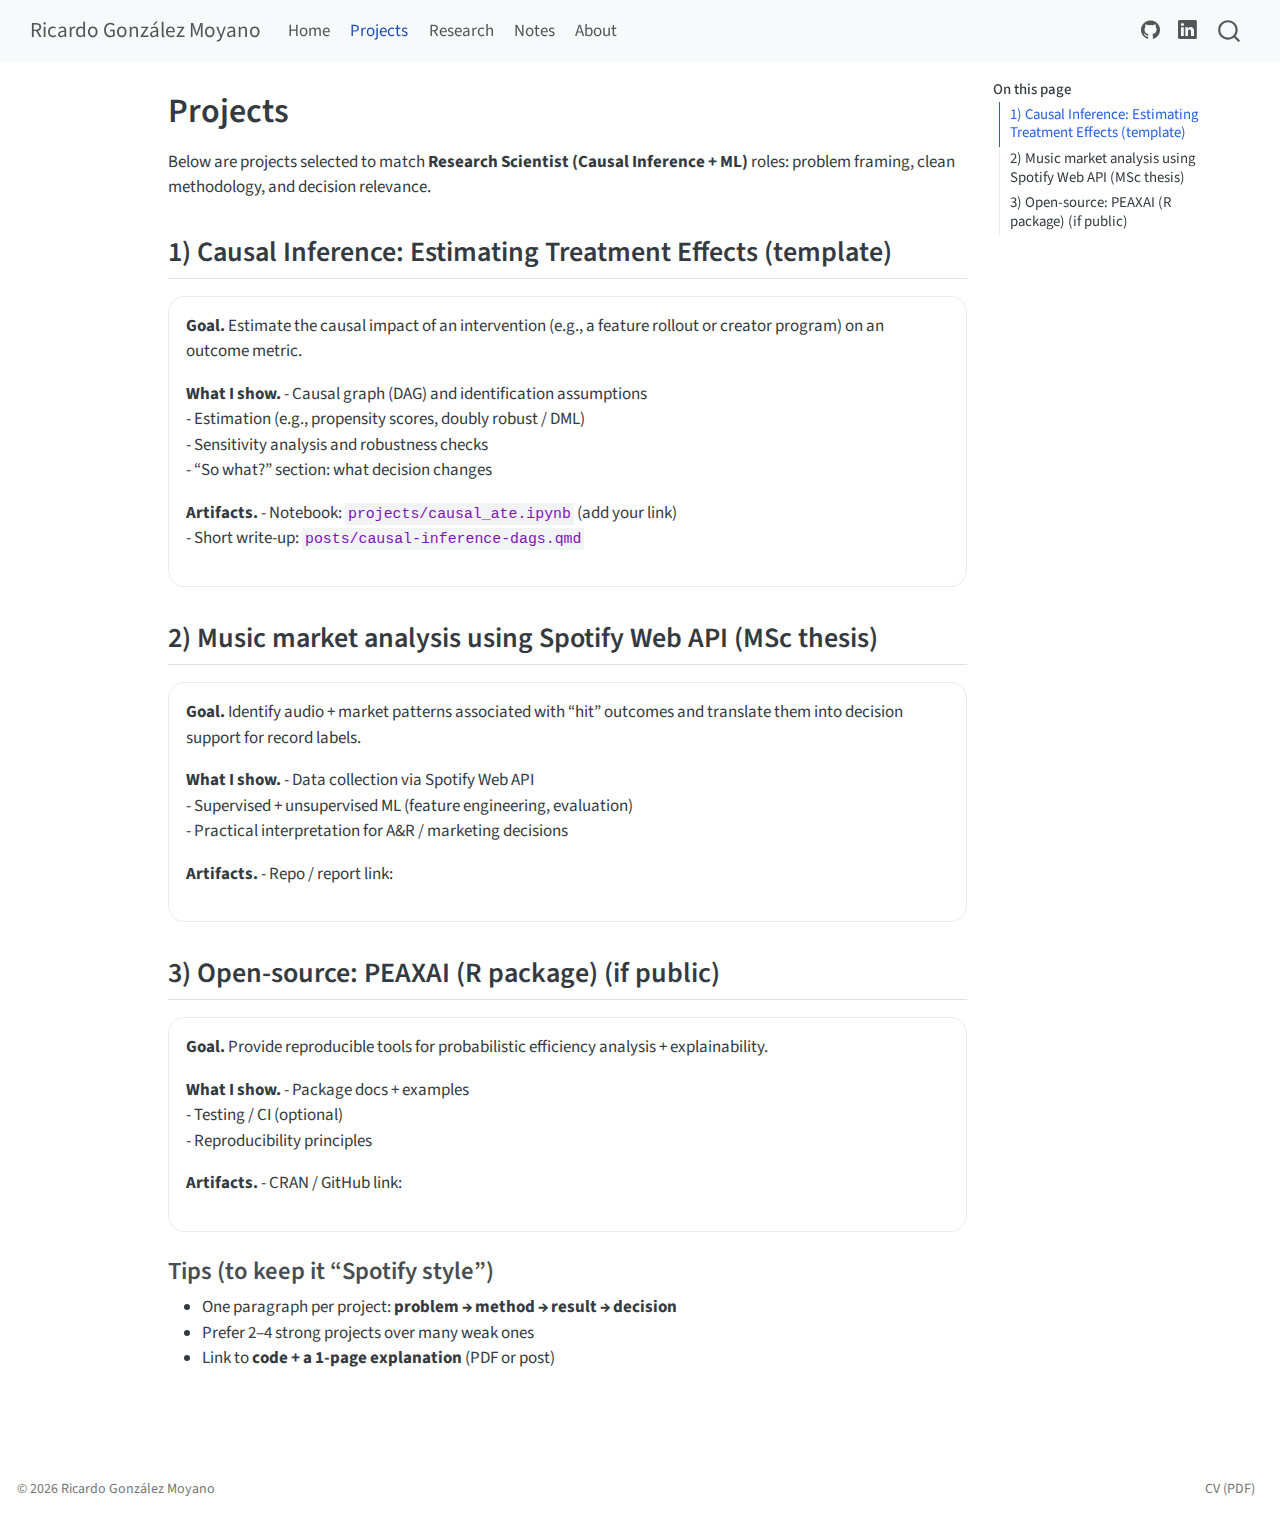
<file: docs/projects.html>
<!DOCTYPE html>
<html xmlns="http://www.w3.org/1999/xhtml" lang="en" xml:lang="en"><head>

<meta charset="utf-8">
<meta name="generator" content="quarto-1.8.27">

<meta name="viewport" content="width=device-width, initial-scale=1.0, user-scalable=yes">


<title>Projects – Ricardo González Moyano</title>
<style>
code{white-space: pre-wrap;}
span.smallcaps{font-variant: small-caps;}
div.columns{display: flex; gap: min(4vw, 1.5em);}
div.column{flex: auto; overflow-x: auto;}
div.hanging-indent{margin-left: 1.5em; text-indent: -1.5em;}
ul.task-list{list-style: none;}
ul.task-list li input[type="checkbox"] {
  width: 0.8em;
  margin: 0 0.8em 0.2em -1em; /* quarto-specific, see https://github.com/quarto-dev/quarto-cli/issues/4556 */ 
  vertical-align: middle;
}
</style>


<script src="site_libs/quarto-nav/quarto-nav.js"></script>
<script src="site_libs/quarto-nav/headroom.min.js"></script>
<script src="site_libs/clipboard/clipboard.min.js"></script>
<script src="site_libs/quarto-search/autocomplete.umd.js"></script>
<script src="site_libs/quarto-search/fuse.min.js"></script>
<script src="site_libs/quarto-search/quarto-search.js"></script>
<meta name="quarto:offset" content="./">
<script src="site_libs/quarto-html/quarto.js" type="module"></script>
<script src="site_libs/quarto-html/tabsets/tabsets.js" type="module"></script>
<script src="site_libs/quarto-html/axe/axe-check.js" type="module"></script>
<script src="site_libs/quarto-html/popper.min.js"></script>
<script src="site_libs/quarto-html/tippy.umd.min.js"></script>
<script src="site_libs/quarto-html/anchor.min.js"></script>
<link href="site_libs/quarto-html/tippy.css" rel="stylesheet">
<link href="site_libs/quarto-html/quarto-syntax-highlighting-ed96de9b727972fe78a7b5d16c58bf87.css" rel="stylesheet" id="quarto-text-highlighting-styles">
<script src="site_libs/bootstrap/bootstrap.min.js"></script>
<link href="site_libs/bootstrap/bootstrap-icons.css" rel="stylesheet">
<link href="site_libs/bootstrap/bootstrap-e31584831b205ffbb2d98406f31c2a5b.min.css" rel="stylesheet" append-hash="true" id="quarto-bootstrap" data-mode="light">
<script id="quarto-search-options" type="application/json">{
  "location": "navbar",
  "copy-button": false,
  "collapse-after": 3,
  "panel-placement": "end",
  "type": "overlay",
  "limit": 50,
  "keyboard-shortcut": [
    "f",
    "/",
    "s"
  ],
  "show-item-context": false,
  "language": {
    "search-no-results-text": "No results",
    "search-matching-documents-text": "matching documents",
    "search-copy-link-title": "Copy link to search",
    "search-hide-matches-text": "Hide additional matches",
    "search-more-match-text": "more match in this document",
    "search-more-matches-text": "more matches in this document",
    "search-clear-button-title": "Clear",
    "search-text-placeholder": "",
    "search-detached-cancel-button-title": "Cancel",
    "search-submit-button-title": "Submit",
    "search-label": "Search"
  }
}</script>
<style>html{ scroll-behavior: smooth; }</style>


<link rel="stylesheet" href="styles.css">
</head>

<body class="nav-fixed quarto-light">

<div id="quarto-search-results"></div>
  <header id="quarto-header" class="headroom fixed-top">
    <nav class="navbar navbar-expand-lg " data-bs-theme="dark">
      <div class="navbar-container container-fluid">
      <div class="navbar-brand-container mx-auto">
    <a class="navbar-brand" href="./index.html">
    <span class="navbar-title">Ricardo González Moyano</span>
    </a>
  </div>
            <div id="quarto-search" class="" title="Search"></div>
          <button class="navbar-toggler" type="button" data-bs-toggle="collapse" data-bs-target="#navbarCollapse" aria-controls="navbarCollapse" role="menu" aria-expanded="false" aria-label="Toggle navigation" onclick="if (window.quartoToggleHeadroom) { window.quartoToggleHeadroom(); }">
  <span class="navbar-toggler-icon"></span>
</button>
          <div class="collapse navbar-collapse" id="navbarCollapse">
            <ul class="navbar-nav navbar-nav-scroll me-auto">
  <li class="nav-item">
    <a class="nav-link" href="./index.html"> 
<span class="menu-text">Home</span></a>
  </li>  
  <li class="nav-item">
    <a class="nav-link active" href="./projects.html" aria-current="page"> 
<span class="menu-text">Projects</span></a>
  </li>  
  <li class="nav-item">
    <a class="nav-link" href="./research.html"> 
<span class="menu-text">Research</span></a>
  </li>  
  <li class="nav-item">
    <a class="nav-link" href="./posts/index.html"> 
<span class="menu-text">Notes</span></a>
  </li>  
  <li class="nav-item">
    <a class="nav-link" href="./about.html"> 
<span class="menu-text">About</span></a>
  </li>  
</ul>
            <ul class="navbar-nav navbar-nav-scroll ms-auto">
  <li class="nav-item compact">
    <a class="nav-link" href="https://github.com/rgonzalezmoyano"> <i class="bi bi-github" role="img">
</i> 
<span class="menu-text"></span></a>
  </li>  
  <li class="nav-item compact">
    <a class="nav-link" href="https://www.linkedin.com/in/ricardo-gonz%C3%A1lez-moyano-915930164/"> <i class="bi bi-linkedin" role="img">
</i> 
<span class="menu-text"></span></a>
  </li>  
</ul>
          </div> <!-- /navcollapse -->
            <div class="quarto-navbar-tools">
</div>
      </div> <!-- /container-fluid -->
    </nav>
</header>
<!-- content -->
<div id="quarto-content" class="quarto-container page-columns page-rows-contents page-layout-article page-navbar">
<!-- sidebar -->
<!-- margin-sidebar -->
    <div id="quarto-margin-sidebar" class="sidebar margin-sidebar">
        <nav id="TOC" role="doc-toc" class="toc-active">
    <h2 id="toc-title">On this page</h2>
   
  <ul>
  <li><a href="#causal-inference-estimating-treatment-effects-template" id="toc-causal-inference-estimating-treatment-effects-template" class="nav-link active" data-scroll-target="#causal-inference-estimating-treatment-effects-template">1) Causal Inference: Estimating Treatment Effects (template)</a></li>
  <li><a href="#music-market-analysis-using-spotify-web-api-msc-thesis" id="toc-music-market-analysis-using-spotify-web-api-msc-thesis" class="nav-link" data-scroll-target="#music-market-analysis-using-spotify-web-api-msc-thesis">2) Music market analysis using Spotify Web API (MSc thesis)</a></li>
  <li><a href="#open-source-peaxai-r-package-if-public" id="toc-open-source-peaxai-r-package-if-public" class="nav-link" data-scroll-target="#open-source-peaxai-r-package-if-public">3) Open-source: PEAXAI (R package) (if public)</a>
  <ul class="collapse">
  <li><a href="#tips-to-keep-it-spotify-style" id="toc-tips-to-keep-it-spotify-style" class="nav-link" data-scroll-target="#tips-to-keep-it-spotify-style">Tips (to keep it “Spotify style”)</a></li>
  </ul></li>
  </ul>
</nav>
    </div>
<!-- main -->
<main class="content" id="quarto-document-content">

<header id="title-block-header" class="quarto-title-block default">
<div class="quarto-title">
<h1 class="title">Projects</h1>
</div>



<div class="quarto-title-meta">

    
  
    
  </div>
  


</header>


<p>Below are projects selected to match <strong>Research Scientist (Causal Inference + ML)</strong> roles: problem framing, clean methodology, and decision relevance.</p>
<section id="causal-inference-estimating-treatment-effects-template" class="level2">
<h2 class="anchored" data-anchor-id="causal-inference-estimating-treatment-effects-template">1) Causal Inference: Estimating Treatment Effects (template)</h2>
<div class="project-card">
<p><strong>Goal.</strong> Estimate the causal impact of an intervention (e.g., a feature rollout or creator program) on an outcome metric.</p>
<p><strong>What I show.</strong> - Causal graph (DAG) and identification assumptions<br>
- Estimation (e.g., propensity scores, doubly robust / DML)<br>
- Sensitivity analysis and robustness checks<br>
- “So what?” section: what decision changes</p>
<p><strong>Artifacts.</strong> - Notebook: <code>projects/causal_ate.ipynb</code> (add your link)<br>
- Short write-up: <code>posts/causal-inference-dags.qmd</code></p>
</div>
</section>
<section id="music-market-analysis-using-spotify-web-api-msc-thesis" class="level2">
<h2 class="anchored" data-anchor-id="music-market-analysis-using-spotify-web-api-msc-thesis">2) Music market analysis using Spotify Web API (MSc thesis)</h2>
<div class="project-card">
<p><strong>Goal.</strong> Identify audio + market patterns associated with “hit” outcomes and translate them into decision support for record labels.</p>
<p><strong>What I show.</strong> - Data collection via Spotify Web API<br>
- Supervised + unsupervised ML (feature engineering, evaluation)<br>
- Practical interpretation for A&amp;R / marketing decisions</p>
<p><strong>Artifacts.</strong> - Repo / report link: <add_link></add_link></p>
</div>
</section>
<section id="open-source-peaxai-r-package-if-public" class="level2">
<h2 class="anchored" data-anchor-id="open-source-peaxai-r-package-if-public">3) Open-source: PEAXAI (R package) (if public)</h2>
<div class="project-card">
<p><strong>Goal.</strong> Provide reproducible tools for probabilistic efficiency analysis + explainability.</p>
<p><strong>What I show.</strong> - Package docs + examples<br>
- Testing / CI (optional)<br>
- Reproducibility principles</p>
<p><strong>Artifacts.</strong> - CRAN / GitHub link: <add_link></add_link></p>
</div>
<section id="tips-to-keep-it-spotify-style" class="level3">
<h3 class="anchored" data-anchor-id="tips-to-keep-it-spotify-style">Tips (to keep it “Spotify style”)</h3>
<ul>
<li>One paragraph per project: <strong>problem → method → result → decision</strong><br>
</li>
<li>Prefer 2–4 strong projects over many weak ones<br>
</li>
<li>Link to <strong>code + a 1-page explanation</strong> (PDF or post)</li>
</ul>


</section>
</section>

</main> <!-- /main -->
<script id="quarto-html-after-body" type="application/javascript">
  window.document.addEventListener("DOMContentLoaded", function (event) {
    const icon = "";
    const anchorJS = new window.AnchorJS();
    anchorJS.options = {
      placement: 'right',
      icon: icon
    };
    anchorJS.add('.anchored');
    const isCodeAnnotation = (el) => {
      for (const clz of el.classList) {
        if (clz.startsWith('code-annotation-')) {                     
          return true;
        }
      }
      return false;
    }
    const onCopySuccess = function(e) {
      // button target
      const button = e.trigger;
      // don't keep focus
      button.blur();
      // flash "checked"
      button.classList.add('code-copy-button-checked');
      var currentTitle = button.getAttribute("title");
      button.setAttribute("title", "Copied!");
      let tooltip;
      if (window.bootstrap) {
        button.setAttribute("data-bs-toggle", "tooltip");
        button.setAttribute("data-bs-placement", "left");
        button.setAttribute("data-bs-title", "Copied!");
        tooltip = new bootstrap.Tooltip(button, 
          { trigger: "manual", 
            customClass: "code-copy-button-tooltip",
            offset: [0, -8]});
        tooltip.show();    
      }
      setTimeout(function() {
        if (tooltip) {
          tooltip.hide();
          button.removeAttribute("data-bs-title");
          button.removeAttribute("data-bs-toggle");
          button.removeAttribute("data-bs-placement");
        }
        button.setAttribute("title", currentTitle);
        button.classList.remove('code-copy-button-checked');
      }, 1000);
      // clear code selection
      e.clearSelection();
    }
    const getTextToCopy = function(trigger) {
      const outerScaffold = trigger.parentElement.cloneNode(true);
      const codeEl = outerScaffold.querySelector('code');
      for (const childEl of codeEl.children) {
        if (isCodeAnnotation(childEl)) {
          childEl.remove();
        }
      }
      return codeEl.innerText;
    }
    const clipboard = new window.ClipboardJS('.code-copy-button:not([data-in-quarto-modal])', {
      text: getTextToCopy
    });
    clipboard.on('success', onCopySuccess);
    if (window.document.getElementById('quarto-embedded-source-code-modal')) {
      const clipboardModal = new window.ClipboardJS('.code-copy-button[data-in-quarto-modal]', {
        text: getTextToCopy,
        container: window.document.getElementById('quarto-embedded-source-code-modal')
      });
      clipboardModal.on('success', onCopySuccess);
    }
      var localhostRegex = new RegExp(/^(?:http|https):\/\/localhost\:?[0-9]*\//);
      var mailtoRegex = new RegExp(/^mailto:/);
        var filterRegex = new RegExp("https:\/\/github\.com\/rgonzalezmoyano");
      var isInternal = (href) => {
          return filterRegex.test(href) || localhostRegex.test(href) || mailtoRegex.test(href);
      }
      // Inspect non-navigation links and adorn them if external
     var links = window.document.querySelectorAll('a[href]:not(.nav-link):not(.navbar-brand):not(.toc-action):not(.sidebar-link):not(.sidebar-item-toggle):not(.pagination-link):not(.no-external):not([aria-hidden]):not(.dropdown-item):not(.quarto-navigation-tool):not(.about-link)');
      for (var i=0; i<links.length; i++) {
        const link = links[i];
        if (!isInternal(link.href)) {
          // undo the damage that might have been done by quarto-nav.js in the case of
          // links that we want to consider external
          if (link.dataset.originalHref !== undefined) {
            link.href = link.dataset.originalHref;
          }
        }
      }
    function tippyHover(el, contentFn, onTriggerFn, onUntriggerFn) {
      const config = {
        allowHTML: true,
        maxWidth: 500,
        delay: 100,
        arrow: false,
        appendTo: function(el) {
            return el.parentElement;
        },
        interactive: true,
        interactiveBorder: 10,
        theme: 'quarto',
        placement: 'bottom-start',
      };
      if (contentFn) {
        config.content = contentFn;
      }
      if (onTriggerFn) {
        config.onTrigger = onTriggerFn;
      }
      if (onUntriggerFn) {
        config.onUntrigger = onUntriggerFn;
      }
      window.tippy(el, config); 
    }
    const noterefs = window.document.querySelectorAll('a[role="doc-noteref"]');
    for (var i=0; i<noterefs.length; i++) {
      const ref = noterefs[i];
      tippyHover(ref, function() {
        // use id or data attribute instead here
        let href = ref.getAttribute('data-footnote-href') || ref.getAttribute('href');
        try { href = new URL(href).hash; } catch {}
        const id = href.replace(/^#\/?/, "");
        const note = window.document.getElementById(id);
        if (note) {
          return note.innerHTML;
        } else {
          return "";
        }
      });
    }
    const xrefs = window.document.querySelectorAll('a.quarto-xref');
    const processXRef = (id, note) => {
      // Strip column container classes
      const stripColumnClz = (el) => {
        el.classList.remove("page-full", "page-columns");
        if (el.children) {
          for (const child of el.children) {
            stripColumnClz(child);
          }
        }
      }
      stripColumnClz(note)
      if (id === null || id.startsWith('sec-')) {
        // Special case sections, only their first couple elements
        const container = document.createElement("div");
        if (note.children && note.children.length > 2) {
          container.appendChild(note.children[0].cloneNode(true));
          for (let i = 1; i < note.children.length; i++) {
            const child = note.children[i];
            if (child.tagName === "P" && child.innerText === "") {
              continue;
            } else {
              container.appendChild(child.cloneNode(true));
              break;
            }
          }
          if (window.Quarto?.typesetMath) {
            window.Quarto.typesetMath(container);
          }
          return container.innerHTML
        } else {
          if (window.Quarto?.typesetMath) {
            window.Quarto.typesetMath(note);
          }
          return note.innerHTML;
        }
      } else {
        // Remove any anchor links if they are present
        const anchorLink = note.querySelector('a.anchorjs-link');
        if (anchorLink) {
          anchorLink.remove();
        }
        if (window.Quarto?.typesetMath) {
          window.Quarto.typesetMath(note);
        }
        if (note.classList.contains("callout")) {
          return note.outerHTML;
        } else {
          return note.innerHTML;
        }
      }
    }
    for (var i=0; i<xrefs.length; i++) {
      const xref = xrefs[i];
      tippyHover(xref, undefined, function(instance) {
        instance.disable();
        let url = xref.getAttribute('href');
        let hash = undefined; 
        if (url.startsWith('#')) {
          hash = url;
        } else {
          try { hash = new URL(url).hash; } catch {}
        }
        if (hash) {
          const id = hash.replace(/^#\/?/, "");
          const note = window.document.getElementById(id);
          if (note !== null) {
            try {
              const html = processXRef(id, note.cloneNode(true));
              instance.setContent(html);
            } finally {
              instance.enable();
              instance.show();
            }
          } else {
            // See if we can fetch this
            fetch(url.split('#')[0])
            .then(res => res.text())
            .then(html => {
              const parser = new DOMParser();
              const htmlDoc = parser.parseFromString(html, "text/html");
              const note = htmlDoc.getElementById(id);
              if (note !== null) {
                const html = processXRef(id, note);
                instance.setContent(html);
              } 
            }).finally(() => {
              instance.enable();
              instance.show();
            });
          }
        } else {
          // See if we can fetch a full url (with no hash to target)
          // This is a special case and we should probably do some content thinning / targeting
          fetch(url)
          .then(res => res.text())
          .then(html => {
            const parser = new DOMParser();
            const htmlDoc = parser.parseFromString(html, "text/html");
            const note = htmlDoc.querySelector('main.content');
            if (note !== null) {
              // This should only happen for chapter cross references
              // (since there is no id in the URL)
              // remove the first header
              if (note.children.length > 0 && note.children[0].tagName === "HEADER") {
                note.children[0].remove();
              }
              const html = processXRef(null, note);
              instance.setContent(html);
            } 
          }).finally(() => {
            instance.enable();
            instance.show();
          });
        }
      }, function(instance) {
      });
    }
        let selectedAnnoteEl;
        const selectorForAnnotation = ( cell, annotation) => {
          let cellAttr = 'data-code-cell="' + cell + '"';
          let lineAttr = 'data-code-annotation="' +  annotation + '"';
          const selector = 'span[' + cellAttr + '][' + lineAttr + ']';
          return selector;
        }
        const selectCodeLines = (annoteEl) => {
          const doc = window.document;
          const targetCell = annoteEl.getAttribute("data-target-cell");
          const targetAnnotation = annoteEl.getAttribute("data-target-annotation");
          const annoteSpan = window.document.querySelector(selectorForAnnotation(targetCell, targetAnnotation));
          const lines = annoteSpan.getAttribute("data-code-lines").split(",");
          const lineIds = lines.map((line) => {
            return targetCell + "-" + line;
          })
          let top = null;
          let height = null;
          let parent = null;
          if (lineIds.length > 0) {
              //compute the position of the single el (top and bottom and make a div)
              const el = window.document.getElementById(lineIds[0]);
              top = el.offsetTop;
              height = el.offsetHeight;
              parent = el.parentElement.parentElement;
            if (lineIds.length > 1) {
              const lastEl = window.document.getElementById(lineIds[lineIds.length - 1]);
              const bottom = lastEl.offsetTop + lastEl.offsetHeight;
              height = bottom - top;
            }
            if (top !== null && height !== null && parent !== null) {
              // cook up a div (if necessary) and position it 
              let div = window.document.getElementById("code-annotation-line-highlight");
              if (div === null) {
                div = window.document.createElement("div");
                div.setAttribute("id", "code-annotation-line-highlight");
                div.style.position = 'absolute';
                parent.appendChild(div);
              }
              div.style.top = top - 2 + "px";
              div.style.height = height + 4 + "px";
              div.style.left = 0;
              let gutterDiv = window.document.getElementById("code-annotation-line-highlight-gutter");
              if (gutterDiv === null) {
                gutterDiv = window.document.createElement("div");
                gutterDiv.setAttribute("id", "code-annotation-line-highlight-gutter");
                gutterDiv.style.position = 'absolute';
                const codeCell = window.document.getElementById(targetCell);
                const gutter = codeCell.querySelector('.code-annotation-gutter');
                gutter.appendChild(gutterDiv);
              }
              gutterDiv.style.top = top - 2 + "px";
              gutterDiv.style.height = height + 4 + "px";
            }
            selectedAnnoteEl = annoteEl;
          }
        };
        const unselectCodeLines = () => {
          const elementsIds = ["code-annotation-line-highlight", "code-annotation-line-highlight-gutter"];
          elementsIds.forEach((elId) => {
            const div = window.document.getElementById(elId);
            if (div) {
              div.remove();
            }
          });
          selectedAnnoteEl = undefined;
        };
          // Handle positioning of the toggle
      window.addEventListener(
        "resize",
        throttle(() => {
          elRect = undefined;
          if (selectedAnnoteEl) {
            selectCodeLines(selectedAnnoteEl);
          }
        }, 10)
      );
      function throttle(fn, ms) {
      let throttle = false;
      let timer;
        return (...args) => {
          if(!throttle) { // first call gets through
              fn.apply(this, args);
              throttle = true;
          } else { // all the others get throttled
              if(timer) clearTimeout(timer); // cancel #2
              timer = setTimeout(() => {
                fn.apply(this, args);
                timer = throttle = false;
              }, ms);
          }
        };
      }
        // Attach click handler to the DT
        const annoteDls = window.document.querySelectorAll('dt[data-target-cell]');
        for (const annoteDlNode of annoteDls) {
          annoteDlNode.addEventListener('click', (event) => {
            const clickedEl = event.target;
            if (clickedEl !== selectedAnnoteEl) {
              unselectCodeLines();
              const activeEl = window.document.querySelector('dt[data-target-cell].code-annotation-active');
              if (activeEl) {
                activeEl.classList.remove('code-annotation-active');
              }
              selectCodeLines(clickedEl);
              clickedEl.classList.add('code-annotation-active');
            } else {
              // Unselect the line
              unselectCodeLines();
              clickedEl.classList.remove('code-annotation-active');
            }
          });
        }
    const findCites = (el) => {
      const parentEl = el.parentElement;
      if (parentEl) {
        const cites = parentEl.dataset.cites;
        if (cites) {
          return {
            el,
            cites: cites.split(' ')
          };
        } else {
          return findCites(el.parentElement)
        }
      } else {
        return undefined;
      }
    };
    var bibliorefs = window.document.querySelectorAll('a[role="doc-biblioref"]');
    for (var i=0; i<bibliorefs.length; i++) {
      const ref = bibliorefs[i];
      const citeInfo = findCites(ref);
      if (citeInfo) {
        tippyHover(citeInfo.el, function() {
          var popup = window.document.createElement('div');
          citeInfo.cites.forEach(function(cite) {
            var citeDiv = window.document.createElement('div');
            citeDiv.classList.add('hanging-indent');
            citeDiv.classList.add('csl-entry');
            var biblioDiv = window.document.getElementById('ref-' + cite);
            if (biblioDiv) {
              citeDiv.innerHTML = biblioDiv.innerHTML;
            }
            popup.appendChild(citeDiv);
          });
          return popup.innerHTML;
        });
      }
    }
  });
  </script>
</div> <!-- /content -->
<footer class="footer">
  <div class="nav-footer">
    <div class="nav-footer-left">
<p>© 2026 Ricardo González Moyano</p>
</div>   
    <div class="nav-footer-center">
      &nbsp;
    </div>
    <div class="nav-footer-right">
      <ul class="footer-items list-unstyled">
    <li class="nav-item">
    <a class="nav-link" href="./assets/cv.pdf">
<p>CV (PDF)</p>
</a>
  </li>  
</ul>
    </div>
  </div>
</footer>




<script src="site_libs/quarto-html/zenscroll-min.js"></script>
</body></html>
</file>
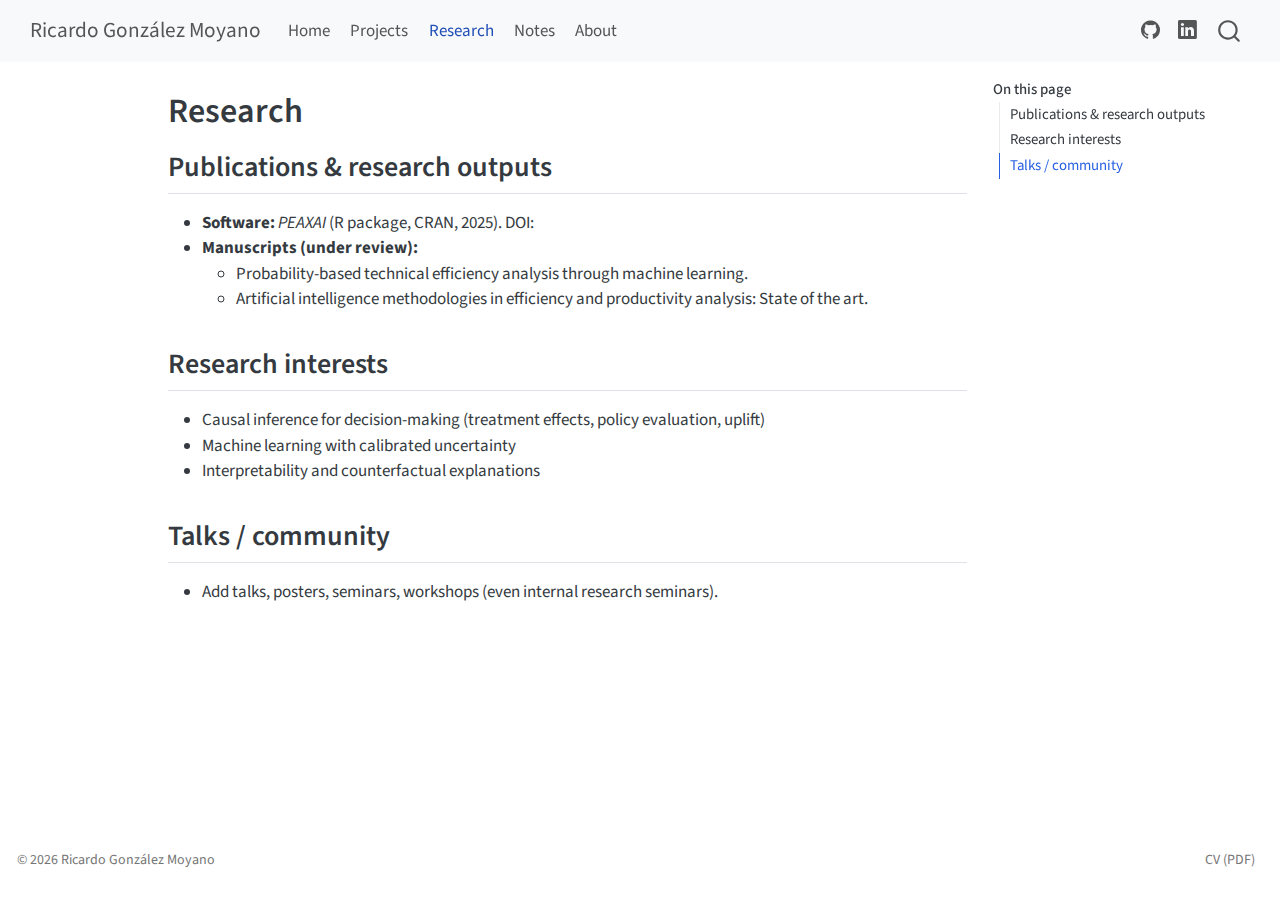
<file: docs/research.html>
<!DOCTYPE html>
<html xmlns="http://www.w3.org/1999/xhtml" lang="en" xml:lang="en"><head>

<meta charset="utf-8">
<meta name="generator" content="quarto-1.8.27">

<meta name="viewport" content="width=device-width, initial-scale=1.0, user-scalable=yes">


<title>Research – Ricardo González Moyano</title>
<style>
code{white-space: pre-wrap;}
span.smallcaps{font-variant: small-caps;}
div.columns{display: flex; gap: min(4vw, 1.5em);}
div.column{flex: auto; overflow-x: auto;}
div.hanging-indent{margin-left: 1.5em; text-indent: -1.5em;}
ul.task-list{list-style: none;}
ul.task-list li input[type="checkbox"] {
  width: 0.8em;
  margin: 0 0.8em 0.2em -1em; /* quarto-specific, see https://github.com/quarto-dev/quarto-cli/issues/4556 */ 
  vertical-align: middle;
}
</style>


<script src="site_libs/quarto-nav/quarto-nav.js"></script>
<script src="site_libs/quarto-nav/headroom.min.js"></script>
<script src="site_libs/clipboard/clipboard.min.js"></script>
<script src="site_libs/quarto-search/autocomplete.umd.js"></script>
<script src="site_libs/quarto-search/fuse.min.js"></script>
<script src="site_libs/quarto-search/quarto-search.js"></script>
<meta name="quarto:offset" content="./">
<script src="site_libs/quarto-html/quarto.js" type="module"></script>
<script src="site_libs/quarto-html/tabsets/tabsets.js" type="module"></script>
<script src="site_libs/quarto-html/axe/axe-check.js" type="module"></script>
<script src="site_libs/quarto-html/popper.min.js"></script>
<script src="site_libs/quarto-html/tippy.umd.min.js"></script>
<script src="site_libs/quarto-html/anchor.min.js"></script>
<link href="site_libs/quarto-html/tippy.css" rel="stylesheet">
<link href="site_libs/quarto-html/quarto-syntax-highlighting-ed96de9b727972fe78a7b5d16c58bf87.css" rel="stylesheet" id="quarto-text-highlighting-styles">
<script src="site_libs/bootstrap/bootstrap.min.js"></script>
<link href="site_libs/bootstrap/bootstrap-icons.css" rel="stylesheet">
<link href="site_libs/bootstrap/bootstrap-e31584831b205ffbb2d98406f31c2a5b.min.css" rel="stylesheet" append-hash="true" id="quarto-bootstrap" data-mode="light">
<script id="quarto-search-options" type="application/json">{
  "location": "navbar",
  "copy-button": false,
  "collapse-after": 3,
  "panel-placement": "end",
  "type": "overlay",
  "limit": 50,
  "keyboard-shortcut": [
    "f",
    "/",
    "s"
  ],
  "show-item-context": false,
  "language": {
    "search-no-results-text": "No results",
    "search-matching-documents-text": "matching documents",
    "search-copy-link-title": "Copy link to search",
    "search-hide-matches-text": "Hide additional matches",
    "search-more-match-text": "more match in this document",
    "search-more-matches-text": "more matches in this document",
    "search-clear-button-title": "Clear",
    "search-text-placeholder": "",
    "search-detached-cancel-button-title": "Cancel",
    "search-submit-button-title": "Submit",
    "search-label": "Search"
  }
}</script>
<style>html{ scroll-behavior: smooth; }</style>


<link rel="stylesheet" href="styles.css">
</head>

<body class="nav-fixed quarto-light">

<div id="quarto-search-results"></div>
  <header id="quarto-header" class="headroom fixed-top">
    <nav class="navbar navbar-expand-lg " data-bs-theme="dark">
      <div class="navbar-container container-fluid">
      <div class="navbar-brand-container mx-auto">
    <a class="navbar-brand" href="./index.html">
    <span class="navbar-title">Ricardo González Moyano</span>
    </a>
  </div>
            <div id="quarto-search" class="" title="Search"></div>
          <button class="navbar-toggler" type="button" data-bs-toggle="collapse" data-bs-target="#navbarCollapse" aria-controls="navbarCollapse" role="menu" aria-expanded="false" aria-label="Toggle navigation" onclick="if (window.quartoToggleHeadroom) { window.quartoToggleHeadroom(); }">
  <span class="navbar-toggler-icon"></span>
</button>
          <div class="collapse navbar-collapse" id="navbarCollapse">
            <ul class="navbar-nav navbar-nav-scroll me-auto">
  <li class="nav-item">
    <a class="nav-link" href="./index.html"> 
<span class="menu-text">Home</span></a>
  </li>  
  <li class="nav-item">
    <a class="nav-link" href="./projects.html"> 
<span class="menu-text">Projects</span></a>
  </li>  
  <li class="nav-item">
    <a class="nav-link active" href="./research.html" aria-current="page"> 
<span class="menu-text">Research</span></a>
  </li>  
  <li class="nav-item">
    <a class="nav-link" href="./posts/index.html"> 
<span class="menu-text">Notes</span></a>
  </li>  
  <li class="nav-item">
    <a class="nav-link" href="./about.html"> 
<span class="menu-text">About</span></a>
  </li>  
</ul>
            <ul class="navbar-nav navbar-nav-scroll ms-auto">
  <li class="nav-item compact">
    <a class="nav-link" href="https://github.com/rgonzalezmoyano"> <i class="bi bi-github" role="img">
</i> 
<span class="menu-text"></span></a>
  </li>  
  <li class="nav-item compact">
    <a class="nav-link" href="https://www.linkedin.com/in/ricardo-gonz%C3%A1lez-moyano-915930164/"> <i class="bi bi-linkedin" role="img">
</i> 
<span class="menu-text"></span></a>
  </li>  
</ul>
          </div> <!-- /navcollapse -->
            <div class="quarto-navbar-tools">
</div>
      </div> <!-- /container-fluid -->
    </nav>
</header>
<!-- content -->
<div id="quarto-content" class="quarto-container page-columns page-rows-contents page-layout-article page-navbar">
<!-- sidebar -->
<!-- margin-sidebar -->
    <div id="quarto-margin-sidebar" class="sidebar margin-sidebar">
        <nav id="TOC" role="doc-toc" class="toc-active">
    <h2 id="toc-title">On this page</h2>
   
  <ul>
  <li><a href="#publications-research-outputs" id="toc-publications-research-outputs" class="nav-link active" data-scroll-target="#publications-research-outputs">Publications &amp; research outputs</a></li>
  <li><a href="#research-interests" id="toc-research-interests" class="nav-link" data-scroll-target="#research-interests">Research interests</a></li>
  <li><a href="#talks-community" id="toc-talks-community" class="nav-link" data-scroll-target="#talks-community">Talks / community</a></li>
  </ul>
</nav>
    </div>
<!-- main -->
<main class="content" id="quarto-document-content">

<header id="title-block-header" class="quarto-title-block default">
<div class="quarto-title">
<h1 class="title">Research</h1>
</div>



<div class="quarto-title-meta">

    
  
    
  </div>
  


</header>


<section id="publications-research-outputs" class="level2">
<h2 class="anchored" data-anchor-id="publications-research-outputs">Publications &amp; research outputs</h2>
<ul>
<li><strong>Software:</strong> <em>PEAXAI</em> (R package, CRAN, 2025). DOI: <add_doi_or_link><br>
</add_doi_or_link></li>
<li><strong>Manuscripts (under review):</strong>
<ul>
<li>Probability-based technical efficiency analysis through machine learning.<br>
</li>
<li>Artificial intelligence methodologies in efficiency and productivity analysis: State of the art.</li>
</ul></li>
</ul>
</section>
<section id="research-interests" class="level2">
<h2 class="anchored" data-anchor-id="research-interests">Research interests</h2>
<ul>
<li>Causal inference for decision-making (treatment effects, policy evaluation, uplift)<br>
</li>
<li>Machine learning with calibrated uncertainty<br>
</li>
<li>Interpretability and counterfactual explanations</li>
</ul>
</section>
<section id="talks-community" class="level2">
<h2 class="anchored" data-anchor-id="talks-community">Talks / community</h2>
<ul>
<li>Add talks, posters, seminars, workshops (even internal research seminars).</li>
</ul>


</section>

</main> <!-- /main -->
<script id="quarto-html-after-body" type="application/javascript">
  window.document.addEventListener("DOMContentLoaded", function (event) {
    const icon = "";
    const anchorJS = new window.AnchorJS();
    anchorJS.options = {
      placement: 'right',
      icon: icon
    };
    anchorJS.add('.anchored');
    const isCodeAnnotation = (el) => {
      for (const clz of el.classList) {
        if (clz.startsWith('code-annotation-')) {                     
          return true;
        }
      }
      return false;
    }
    const onCopySuccess = function(e) {
      // button target
      const button = e.trigger;
      // don't keep focus
      button.blur();
      // flash "checked"
      button.classList.add('code-copy-button-checked');
      var currentTitle = button.getAttribute("title");
      button.setAttribute("title", "Copied!");
      let tooltip;
      if (window.bootstrap) {
        button.setAttribute("data-bs-toggle", "tooltip");
        button.setAttribute("data-bs-placement", "left");
        button.setAttribute("data-bs-title", "Copied!");
        tooltip = new bootstrap.Tooltip(button, 
          { trigger: "manual", 
            customClass: "code-copy-button-tooltip",
            offset: [0, -8]});
        tooltip.show();    
      }
      setTimeout(function() {
        if (tooltip) {
          tooltip.hide();
          button.removeAttribute("data-bs-title");
          button.removeAttribute("data-bs-toggle");
          button.removeAttribute("data-bs-placement");
        }
        button.setAttribute("title", currentTitle);
        button.classList.remove('code-copy-button-checked');
      }, 1000);
      // clear code selection
      e.clearSelection();
    }
    const getTextToCopy = function(trigger) {
      const outerScaffold = trigger.parentElement.cloneNode(true);
      const codeEl = outerScaffold.querySelector('code');
      for (const childEl of codeEl.children) {
        if (isCodeAnnotation(childEl)) {
          childEl.remove();
        }
      }
      return codeEl.innerText;
    }
    const clipboard = new window.ClipboardJS('.code-copy-button:not([data-in-quarto-modal])', {
      text: getTextToCopy
    });
    clipboard.on('success', onCopySuccess);
    if (window.document.getElementById('quarto-embedded-source-code-modal')) {
      const clipboardModal = new window.ClipboardJS('.code-copy-button[data-in-quarto-modal]', {
        text: getTextToCopy,
        container: window.document.getElementById('quarto-embedded-source-code-modal')
      });
      clipboardModal.on('success', onCopySuccess);
    }
      var localhostRegex = new RegExp(/^(?:http|https):\/\/localhost\:?[0-9]*\//);
      var mailtoRegex = new RegExp(/^mailto:/);
        var filterRegex = new RegExp("https:\/\/github\.com\/rgonzalezmoyano");
      var isInternal = (href) => {
          return filterRegex.test(href) || localhostRegex.test(href) || mailtoRegex.test(href);
      }
      // Inspect non-navigation links and adorn them if external
     var links = window.document.querySelectorAll('a[href]:not(.nav-link):not(.navbar-brand):not(.toc-action):not(.sidebar-link):not(.sidebar-item-toggle):not(.pagination-link):not(.no-external):not([aria-hidden]):not(.dropdown-item):not(.quarto-navigation-tool):not(.about-link)');
      for (var i=0; i<links.length; i++) {
        const link = links[i];
        if (!isInternal(link.href)) {
          // undo the damage that might have been done by quarto-nav.js in the case of
          // links that we want to consider external
          if (link.dataset.originalHref !== undefined) {
            link.href = link.dataset.originalHref;
          }
        }
      }
    function tippyHover(el, contentFn, onTriggerFn, onUntriggerFn) {
      const config = {
        allowHTML: true,
        maxWidth: 500,
        delay: 100,
        arrow: false,
        appendTo: function(el) {
            return el.parentElement;
        },
        interactive: true,
        interactiveBorder: 10,
        theme: 'quarto',
        placement: 'bottom-start',
      };
      if (contentFn) {
        config.content = contentFn;
      }
      if (onTriggerFn) {
        config.onTrigger = onTriggerFn;
      }
      if (onUntriggerFn) {
        config.onUntrigger = onUntriggerFn;
      }
      window.tippy(el, config); 
    }
    const noterefs = window.document.querySelectorAll('a[role="doc-noteref"]');
    for (var i=0; i<noterefs.length; i++) {
      const ref = noterefs[i];
      tippyHover(ref, function() {
        // use id or data attribute instead here
        let href = ref.getAttribute('data-footnote-href') || ref.getAttribute('href');
        try { href = new URL(href).hash; } catch {}
        const id = href.replace(/^#\/?/, "");
        const note = window.document.getElementById(id);
        if (note) {
          return note.innerHTML;
        } else {
          return "";
        }
      });
    }
    const xrefs = window.document.querySelectorAll('a.quarto-xref');
    const processXRef = (id, note) => {
      // Strip column container classes
      const stripColumnClz = (el) => {
        el.classList.remove("page-full", "page-columns");
        if (el.children) {
          for (const child of el.children) {
            stripColumnClz(child);
          }
        }
      }
      stripColumnClz(note)
      if (id === null || id.startsWith('sec-')) {
        // Special case sections, only their first couple elements
        const container = document.createElement("div");
        if (note.children && note.children.length > 2) {
          container.appendChild(note.children[0].cloneNode(true));
          for (let i = 1; i < note.children.length; i++) {
            const child = note.children[i];
            if (child.tagName === "P" && child.innerText === "") {
              continue;
            } else {
              container.appendChild(child.cloneNode(true));
              break;
            }
          }
          if (window.Quarto?.typesetMath) {
            window.Quarto.typesetMath(container);
          }
          return container.innerHTML
        } else {
          if (window.Quarto?.typesetMath) {
            window.Quarto.typesetMath(note);
          }
          return note.innerHTML;
        }
      } else {
        // Remove any anchor links if they are present
        const anchorLink = note.querySelector('a.anchorjs-link');
        if (anchorLink) {
          anchorLink.remove();
        }
        if (window.Quarto?.typesetMath) {
          window.Quarto.typesetMath(note);
        }
        if (note.classList.contains("callout")) {
          return note.outerHTML;
        } else {
          return note.innerHTML;
        }
      }
    }
    for (var i=0; i<xrefs.length; i++) {
      const xref = xrefs[i];
      tippyHover(xref, undefined, function(instance) {
        instance.disable();
        let url = xref.getAttribute('href');
        let hash = undefined; 
        if (url.startsWith('#')) {
          hash = url;
        } else {
          try { hash = new URL(url).hash; } catch {}
        }
        if (hash) {
          const id = hash.replace(/^#\/?/, "");
          const note = window.document.getElementById(id);
          if (note !== null) {
            try {
              const html = processXRef(id, note.cloneNode(true));
              instance.setContent(html);
            } finally {
              instance.enable();
              instance.show();
            }
          } else {
            // See if we can fetch this
            fetch(url.split('#')[0])
            .then(res => res.text())
            .then(html => {
              const parser = new DOMParser();
              const htmlDoc = parser.parseFromString(html, "text/html");
              const note = htmlDoc.getElementById(id);
              if (note !== null) {
                const html = processXRef(id, note);
                instance.setContent(html);
              } 
            }).finally(() => {
              instance.enable();
              instance.show();
            });
          }
        } else {
          // See if we can fetch a full url (with no hash to target)
          // This is a special case and we should probably do some content thinning / targeting
          fetch(url)
          .then(res => res.text())
          .then(html => {
            const parser = new DOMParser();
            const htmlDoc = parser.parseFromString(html, "text/html");
            const note = htmlDoc.querySelector('main.content');
            if (note !== null) {
              // This should only happen for chapter cross references
              // (since there is no id in the URL)
              // remove the first header
              if (note.children.length > 0 && note.children[0].tagName === "HEADER") {
                note.children[0].remove();
              }
              const html = processXRef(null, note);
              instance.setContent(html);
            } 
          }).finally(() => {
            instance.enable();
            instance.show();
          });
        }
      }, function(instance) {
      });
    }
        let selectedAnnoteEl;
        const selectorForAnnotation = ( cell, annotation) => {
          let cellAttr = 'data-code-cell="' + cell + '"';
          let lineAttr = 'data-code-annotation="' +  annotation + '"';
          const selector = 'span[' + cellAttr + '][' + lineAttr + ']';
          return selector;
        }
        const selectCodeLines = (annoteEl) => {
          const doc = window.document;
          const targetCell = annoteEl.getAttribute("data-target-cell");
          const targetAnnotation = annoteEl.getAttribute("data-target-annotation");
          const annoteSpan = window.document.querySelector(selectorForAnnotation(targetCell, targetAnnotation));
          const lines = annoteSpan.getAttribute("data-code-lines").split(",");
          const lineIds = lines.map((line) => {
            return targetCell + "-" + line;
          })
          let top = null;
          let height = null;
          let parent = null;
          if (lineIds.length > 0) {
              //compute the position of the single el (top and bottom and make a div)
              const el = window.document.getElementById(lineIds[0]);
              top = el.offsetTop;
              height = el.offsetHeight;
              parent = el.parentElement.parentElement;
            if (lineIds.length > 1) {
              const lastEl = window.document.getElementById(lineIds[lineIds.length - 1]);
              const bottom = lastEl.offsetTop + lastEl.offsetHeight;
              height = bottom - top;
            }
            if (top !== null && height !== null && parent !== null) {
              // cook up a div (if necessary) and position it 
              let div = window.document.getElementById("code-annotation-line-highlight");
              if (div === null) {
                div = window.document.createElement("div");
                div.setAttribute("id", "code-annotation-line-highlight");
                div.style.position = 'absolute';
                parent.appendChild(div);
              }
              div.style.top = top - 2 + "px";
              div.style.height = height + 4 + "px";
              div.style.left = 0;
              let gutterDiv = window.document.getElementById("code-annotation-line-highlight-gutter");
              if (gutterDiv === null) {
                gutterDiv = window.document.createElement("div");
                gutterDiv.setAttribute("id", "code-annotation-line-highlight-gutter");
                gutterDiv.style.position = 'absolute';
                const codeCell = window.document.getElementById(targetCell);
                const gutter = codeCell.querySelector('.code-annotation-gutter');
                gutter.appendChild(gutterDiv);
              }
              gutterDiv.style.top = top - 2 + "px";
              gutterDiv.style.height = height + 4 + "px";
            }
            selectedAnnoteEl = annoteEl;
          }
        };
        const unselectCodeLines = () => {
          const elementsIds = ["code-annotation-line-highlight", "code-annotation-line-highlight-gutter"];
          elementsIds.forEach((elId) => {
            const div = window.document.getElementById(elId);
            if (div) {
              div.remove();
            }
          });
          selectedAnnoteEl = undefined;
        };
          // Handle positioning of the toggle
      window.addEventListener(
        "resize",
        throttle(() => {
          elRect = undefined;
          if (selectedAnnoteEl) {
            selectCodeLines(selectedAnnoteEl);
          }
        }, 10)
      );
      function throttle(fn, ms) {
      let throttle = false;
      let timer;
        return (...args) => {
          if(!throttle) { // first call gets through
              fn.apply(this, args);
              throttle = true;
          } else { // all the others get throttled
              if(timer) clearTimeout(timer); // cancel #2
              timer = setTimeout(() => {
                fn.apply(this, args);
                timer = throttle = false;
              }, ms);
          }
        };
      }
        // Attach click handler to the DT
        const annoteDls = window.document.querySelectorAll('dt[data-target-cell]');
        for (const annoteDlNode of annoteDls) {
          annoteDlNode.addEventListener('click', (event) => {
            const clickedEl = event.target;
            if (clickedEl !== selectedAnnoteEl) {
              unselectCodeLines();
              const activeEl = window.document.querySelector('dt[data-target-cell].code-annotation-active');
              if (activeEl) {
                activeEl.classList.remove('code-annotation-active');
              }
              selectCodeLines(clickedEl);
              clickedEl.classList.add('code-annotation-active');
            } else {
              // Unselect the line
              unselectCodeLines();
              clickedEl.classList.remove('code-annotation-active');
            }
          });
        }
    const findCites = (el) => {
      const parentEl = el.parentElement;
      if (parentEl) {
        const cites = parentEl.dataset.cites;
        if (cites) {
          return {
            el,
            cites: cites.split(' ')
          };
        } else {
          return findCites(el.parentElement)
        }
      } else {
        return undefined;
      }
    };
    var bibliorefs = window.document.querySelectorAll('a[role="doc-biblioref"]');
    for (var i=0; i<bibliorefs.length; i++) {
      const ref = bibliorefs[i];
      const citeInfo = findCites(ref);
      if (citeInfo) {
        tippyHover(citeInfo.el, function() {
          var popup = window.document.createElement('div');
          citeInfo.cites.forEach(function(cite) {
            var citeDiv = window.document.createElement('div');
            citeDiv.classList.add('hanging-indent');
            citeDiv.classList.add('csl-entry');
            var biblioDiv = window.document.getElementById('ref-' + cite);
            if (biblioDiv) {
              citeDiv.innerHTML = biblioDiv.innerHTML;
            }
            popup.appendChild(citeDiv);
          });
          return popup.innerHTML;
        });
      }
    }
  });
  </script>
</div> <!-- /content -->
<footer class="footer">
  <div class="nav-footer">
    <div class="nav-footer-left">
<p>© 2026 Ricardo González Moyano</p>
</div>   
    <div class="nav-footer-center">
      &nbsp;
    </div>
    <div class="nav-footer-right">
      <ul class="footer-items list-unstyled">
    <li class="nav-item">
    <a class="nav-link" href="./assets/cv.pdf">
<p>CV (PDF)</p>
</a>
  </li>  
</ul>
    </div>
  </div>
</footer>




<script src="site_libs/quarto-html/zenscroll-min.js"></script>
</body></html>
</file>
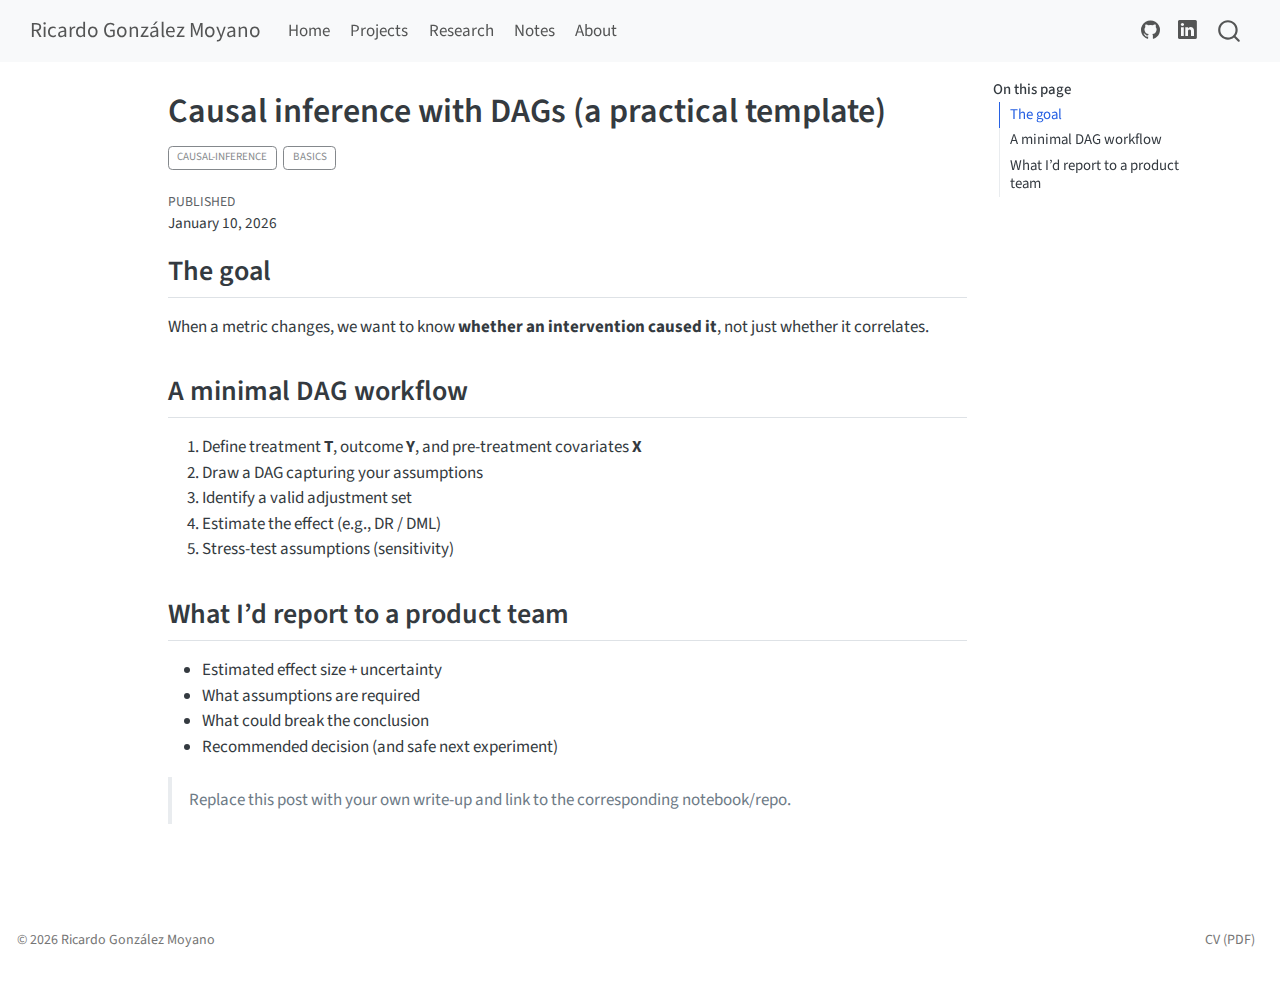
<file: docs/posts/causal-inference-dags.html>
<!DOCTYPE html>
<html xmlns="http://www.w3.org/1999/xhtml" lang="en" xml:lang="en"><head>

<meta charset="utf-8">
<meta name="generator" content="quarto-1.8.27">

<meta name="viewport" content="width=device-width, initial-scale=1.0, user-scalable=yes">

<meta name="dcterms.date" content="2026-01-10">

<title>Causal inference with DAGs (a practical template) – Ricardo González Moyano</title>
<style>
code{white-space: pre-wrap;}
span.smallcaps{font-variant: small-caps;}
div.columns{display: flex; gap: min(4vw, 1.5em);}
div.column{flex: auto; overflow-x: auto;}
div.hanging-indent{margin-left: 1.5em; text-indent: -1.5em;}
ul.task-list{list-style: none;}
ul.task-list li input[type="checkbox"] {
  width: 0.8em;
  margin: 0 0.8em 0.2em -1em; /* quarto-specific, see https://github.com/quarto-dev/quarto-cli/issues/4556 */ 
  vertical-align: middle;
}
</style>


<script src="../site_libs/quarto-nav/quarto-nav.js"></script>
<script src="../site_libs/quarto-nav/headroom.min.js"></script>
<script src="../site_libs/clipboard/clipboard.min.js"></script>
<script src="../site_libs/quarto-search/autocomplete.umd.js"></script>
<script src="../site_libs/quarto-search/fuse.min.js"></script>
<script src="../site_libs/quarto-search/quarto-search.js"></script>
<meta name="quarto:offset" content="../">
<script src="../site_libs/quarto-html/quarto.js" type="module"></script>
<script src="../site_libs/quarto-html/tabsets/tabsets.js" type="module"></script>
<script src="../site_libs/quarto-html/axe/axe-check.js" type="module"></script>
<script src="../site_libs/quarto-html/popper.min.js"></script>
<script src="../site_libs/quarto-html/tippy.umd.min.js"></script>
<script src="../site_libs/quarto-html/anchor.min.js"></script>
<link href="../site_libs/quarto-html/tippy.css" rel="stylesheet">
<link href="../site_libs/quarto-html/quarto-syntax-highlighting-ed96de9b727972fe78a7b5d16c58bf87.css" rel="stylesheet" id="quarto-text-highlighting-styles">
<script src="../site_libs/bootstrap/bootstrap.min.js"></script>
<link href="../site_libs/bootstrap/bootstrap-icons.css" rel="stylesheet">
<link href="../site_libs/bootstrap/bootstrap-e31584831b205ffbb2d98406f31c2a5b.min.css" rel="stylesheet" append-hash="true" id="quarto-bootstrap" data-mode="light">
<script id="quarto-search-options" type="application/json">{
  "location": "navbar",
  "copy-button": false,
  "collapse-after": 3,
  "panel-placement": "end",
  "type": "overlay",
  "limit": 50,
  "keyboard-shortcut": [
    "f",
    "/",
    "s"
  ],
  "show-item-context": false,
  "language": {
    "search-no-results-text": "No results",
    "search-matching-documents-text": "matching documents",
    "search-copy-link-title": "Copy link to search",
    "search-hide-matches-text": "Hide additional matches",
    "search-more-match-text": "more match in this document",
    "search-more-matches-text": "more matches in this document",
    "search-clear-button-title": "Clear",
    "search-text-placeholder": "",
    "search-detached-cancel-button-title": "Cancel",
    "search-submit-button-title": "Submit",
    "search-label": "Search"
  }
}</script>
<style>html{ scroll-behavior: smooth; }</style>


<link rel="stylesheet" href="../styles.css">
</head>

<body class="nav-fixed quarto-light">

<div id="quarto-search-results"></div>
  <header id="quarto-header" class="headroom fixed-top">
    <nav class="navbar navbar-expand-lg " data-bs-theme="dark">
      <div class="navbar-container container-fluid">
      <div class="navbar-brand-container mx-auto">
    <a class="navbar-brand" href="../index.html">
    <span class="navbar-title">Ricardo González Moyano</span>
    </a>
  </div>
            <div id="quarto-search" class="" title="Search"></div>
          <button class="navbar-toggler" type="button" data-bs-toggle="collapse" data-bs-target="#navbarCollapse" aria-controls="navbarCollapse" role="menu" aria-expanded="false" aria-label="Toggle navigation" onclick="if (window.quartoToggleHeadroom) { window.quartoToggleHeadroom(); }">
  <span class="navbar-toggler-icon"></span>
</button>
          <div class="collapse navbar-collapse" id="navbarCollapse">
            <ul class="navbar-nav navbar-nav-scroll me-auto">
  <li class="nav-item">
    <a class="nav-link" href="../index.html"> 
<span class="menu-text">Home</span></a>
  </li>  
  <li class="nav-item">
    <a class="nav-link" href="../projects.html"> 
<span class="menu-text">Projects</span></a>
  </li>  
  <li class="nav-item">
    <a class="nav-link" href="../research.html"> 
<span class="menu-text">Research</span></a>
  </li>  
  <li class="nav-item">
    <a class="nav-link" href="../posts/index.html"> 
<span class="menu-text">Notes</span></a>
  </li>  
  <li class="nav-item">
    <a class="nav-link" href="../about.html"> 
<span class="menu-text">About</span></a>
  </li>  
</ul>
            <ul class="navbar-nav navbar-nav-scroll ms-auto">
  <li class="nav-item compact">
    <a class="nav-link" href="https://github.com/rgonzalezmoyano"> <i class="bi bi-github" role="img">
</i> 
<span class="menu-text"></span></a>
  </li>  
  <li class="nav-item compact">
    <a class="nav-link" href="https://www.linkedin.com/in/ricardo-gonz%C3%A1lez-moyano-915930164/"> <i class="bi bi-linkedin" role="img">
</i> 
<span class="menu-text"></span></a>
  </li>  
</ul>
          </div> <!-- /navcollapse -->
            <div class="quarto-navbar-tools">
</div>
      </div> <!-- /container-fluid -->
    </nav>
</header>
<!-- content -->
<div id="quarto-content" class="quarto-container page-columns page-rows-contents page-layout-article page-navbar">
<!-- sidebar -->
<!-- margin-sidebar -->
    <div id="quarto-margin-sidebar" class="sidebar margin-sidebar">
        <nav id="TOC" role="doc-toc" class="toc-active">
    <h2 id="toc-title">On this page</h2>
   
  <ul>
  <li><a href="#the-goal" id="toc-the-goal" class="nav-link active" data-scroll-target="#the-goal">The goal</a></li>
  <li><a href="#a-minimal-dag-workflow" id="toc-a-minimal-dag-workflow" class="nav-link" data-scroll-target="#a-minimal-dag-workflow">A minimal DAG workflow</a></li>
  <li><a href="#what-id-report-to-a-product-team" id="toc-what-id-report-to-a-product-team" class="nav-link" data-scroll-target="#what-id-report-to-a-product-team">What I’d report to a product team</a></li>
  </ul>
</nav>
    </div>
<!-- main -->
<main class="content" id="quarto-document-content">

<header id="title-block-header" class="quarto-title-block default">
<div class="quarto-title">
<h1 class="title">Causal inference with DAGs (a practical template)</h1>
  <div class="quarto-categories">
    <div class="quarto-category">causal-inference</div>
    <div class="quarto-category">basics</div>
  </div>
  </div>



<div class="quarto-title-meta">

    
    <div>
    <div class="quarto-title-meta-heading">Published</div>
    <div class="quarto-title-meta-contents">
      <p class="date">January 10, 2026</p>
    </div>
  </div>
  
    
  </div>
  


</header>


<section id="the-goal" class="level2">
<h2 class="anchored" data-anchor-id="the-goal">The goal</h2>
<p>When a metric changes, we want to know <strong>whether an intervention caused it</strong>, not just whether it correlates.</p>
</section>
<section id="a-minimal-dag-workflow" class="level2">
<h2 class="anchored" data-anchor-id="a-minimal-dag-workflow">A minimal DAG workflow</h2>
<ol type="1">
<li>Define treatment <strong>T</strong>, outcome <strong>Y</strong>, and pre-treatment covariates <strong>X</strong><br>
</li>
<li>Draw a DAG capturing your assumptions<br>
</li>
<li>Identify a valid adjustment set<br>
</li>
<li>Estimate the effect (e.g., DR / DML)<br>
</li>
<li>Stress-test assumptions (sensitivity)</li>
</ol>
</section>
<section id="what-id-report-to-a-product-team" class="level2">
<h2 class="anchored" data-anchor-id="what-id-report-to-a-product-team">What I’d report to a product team</h2>
<ul>
<li>Estimated effect size + uncertainty<br>
</li>
<li>What assumptions are required<br>
</li>
<li>What could break the conclusion<br>
</li>
<li>Recommended decision (and safe next experiment)</li>
</ul>
<blockquote class="blockquote">
<p>Replace this post with your own write-up and link to the corresponding notebook/repo.</p>
</blockquote>


</section>

</main> <!-- /main -->
<script id="quarto-html-after-body" type="application/javascript">
  window.document.addEventListener("DOMContentLoaded", function (event) {
    const icon = "";
    const anchorJS = new window.AnchorJS();
    anchorJS.options = {
      placement: 'right',
      icon: icon
    };
    anchorJS.add('.anchored');
    const isCodeAnnotation = (el) => {
      for (const clz of el.classList) {
        if (clz.startsWith('code-annotation-')) {                     
          return true;
        }
      }
      return false;
    }
    const onCopySuccess = function(e) {
      // button target
      const button = e.trigger;
      // don't keep focus
      button.blur();
      // flash "checked"
      button.classList.add('code-copy-button-checked');
      var currentTitle = button.getAttribute("title");
      button.setAttribute("title", "Copied!");
      let tooltip;
      if (window.bootstrap) {
        button.setAttribute("data-bs-toggle", "tooltip");
        button.setAttribute("data-bs-placement", "left");
        button.setAttribute("data-bs-title", "Copied!");
        tooltip = new bootstrap.Tooltip(button, 
          { trigger: "manual", 
            customClass: "code-copy-button-tooltip",
            offset: [0, -8]});
        tooltip.show();    
      }
      setTimeout(function() {
        if (tooltip) {
          tooltip.hide();
          button.removeAttribute("data-bs-title");
          button.removeAttribute("data-bs-toggle");
          button.removeAttribute("data-bs-placement");
        }
        button.setAttribute("title", currentTitle);
        button.classList.remove('code-copy-button-checked');
      }, 1000);
      // clear code selection
      e.clearSelection();
    }
    const getTextToCopy = function(trigger) {
      const outerScaffold = trigger.parentElement.cloneNode(true);
      const codeEl = outerScaffold.querySelector('code');
      for (const childEl of codeEl.children) {
        if (isCodeAnnotation(childEl)) {
          childEl.remove();
        }
      }
      return codeEl.innerText;
    }
    const clipboard = new window.ClipboardJS('.code-copy-button:not([data-in-quarto-modal])', {
      text: getTextToCopy
    });
    clipboard.on('success', onCopySuccess);
    if (window.document.getElementById('quarto-embedded-source-code-modal')) {
      const clipboardModal = new window.ClipboardJS('.code-copy-button[data-in-quarto-modal]', {
        text: getTextToCopy,
        container: window.document.getElementById('quarto-embedded-source-code-modal')
      });
      clipboardModal.on('success', onCopySuccess);
    }
      var localhostRegex = new RegExp(/^(?:http|https):\/\/localhost\:?[0-9]*\//);
      var mailtoRegex = new RegExp(/^mailto:/);
        var filterRegex = new RegExp("https:\/\/github\.com\/rgonzalezmoyano");
      var isInternal = (href) => {
          return filterRegex.test(href) || localhostRegex.test(href) || mailtoRegex.test(href);
      }
      // Inspect non-navigation links and adorn them if external
     var links = window.document.querySelectorAll('a[href]:not(.nav-link):not(.navbar-brand):not(.toc-action):not(.sidebar-link):not(.sidebar-item-toggle):not(.pagination-link):not(.no-external):not([aria-hidden]):not(.dropdown-item):not(.quarto-navigation-tool):not(.about-link)');
      for (var i=0; i<links.length; i++) {
        const link = links[i];
        if (!isInternal(link.href)) {
          // undo the damage that might have been done by quarto-nav.js in the case of
          // links that we want to consider external
          if (link.dataset.originalHref !== undefined) {
            link.href = link.dataset.originalHref;
          }
        }
      }
    function tippyHover(el, contentFn, onTriggerFn, onUntriggerFn) {
      const config = {
        allowHTML: true,
        maxWidth: 500,
        delay: 100,
        arrow: false,
        appendTo: function(el) {
            return el.parentElement;
        },
        interactive: true,
        interactiveBorder: 10,
        theme: 'quarto',
        placement: 'bottom-start',
      };
      if (contentFn) {
        config.content = contentFn;
      }
      if (onTriggerFn) {
        config.onTrigger = onTriggerFn;
      }
      if (onUntriggerFn) {
        config.onUntrigger = onUntriggerFn;
      }
      window.tippy(el, config); 
    }
    const noterefs = window.document.querySelectorAll('a[role="doc-noteref"]');
    for (var i=0; i<noterefs.length; i++) {
      const ref = noterefs[i];
      tippyHover(ref, function() {
        // use id or data attribute instead here
        let href = ref.getAttribute('data-footnote-href') || ref.getAttribute('href');
        try { href = new URL(href).hash; } catch {}
        const id = href.replace(/^#\/?/, "");
        const note = window.document.getElementById(id);
        if (note) {
          return note.innerHTML;
        } else {
          return "";
        }
      });
    }
    const xrefs = window.document.querySelectorAll('a.quarto-xref');
    const processXRef = (id, note) => {
      // Strip column container classes
      const stripColumnClz = (el) => {
        el.classList.remove("page-full", "page-columns");
        if (el.children) {
          for (const child of el.children) {
            stripColumnClz(child);
          }
        }
      }
      stripColumnClz(note)
      if (id === null || id.startsWith('sec-')) {
        // Special case sections, only their first couple elements
        const container = document.createElement("div");
        if (note.children && note.children.length > 2) {
          container.appendChild(note.children[0].cloneNode(true));
          for (let i = 1; i < note.children.length; i++) {
            const child = note.children[i];
            if (child.tagName === "P" && child.innerText === "") {
              continue;
            } else {
              container.appendChild(child.cloneNode(true));
              break;
            }
          }
          if (window.Quarto?.typesetMath) {
            window.Quarto.typesetMath(container);
          }
          return container.innerHTML
        } else {
          if (window.Quarto?.typesetMath) {
            window.Quarto.typesetMath(note);
          }
          return note.innerHTML;
        }
      } else {
        // Remove any anchor links if they are present
        const anchorLink = note.querySelector('a.anchorjs-link');
        if (anchorLink) {
          anchorLink.remove();
        }
        if (window.Quarto?.typesetMath) {
          window.Quarto.typesetMath(note);
        }
        if (note.classList.contains("callout")) {
          return note.outerHTML;
        } else {
          return note.innerHTML;
        }
      }
    }
    for (var i=0; i<xrefs.length; i++) {
      const xref = xrefs[i];
      tippyHover(xref, undefined, function(instance) {
        instance.disable();
        let url = xref.getAttribute('href');
        let hash = undefined; 
        if (url.startsWith('#')) {
          hash = url;
        } else {
          try { hash = new URL(url).hash; } catch {}
        }
        if (hash) {
          const id = hash.replace(/^#\/?/, "");
          const note = window.document.getElementById(id);
          if (note !== null) {
            try {
              const html = processXRef(id, note.cloneNode(true));
              instance.setContent(html);
            } finally {
              instance.enable();
              instance.show();
            }
          } else {
            // See if we can fetch this
            fetch(url.split('#')[0])
            .then(res => res.text())
            .then(html => {
              const parser = new DOMParser();
              const htmlDoc = parser.parseFromString(html, "text/html");
              const note = htmlDoc.getElementById(id);
              if (note !== null) {
                const html = processXRef(id, note);
                instance.setContent(html);
              } 
            }).finally(() => {
              instance.enable();
              instance.show();
            });
          }
        } else {
          // See if we can fetch a full url (with no hash to target)
          // This is a special case and we should probably do some content thinning / targeting
          fetch(url)
          .then(res => res.text())
          .then(html => {
            const parser = new DOMParser();
            const htmlDoc = parser.parseFromString(html, "text/html");
            const note = htmlDoc.querySelector('main.content');
            if (note !== null) {
              // This should only happen for chapter cross references
              // (since there is no id in the URL)
              // remove the first header
              if (note.children.length > 0 && note.children[0].tagName === "HEADER") {
                note.children[0].remove();
              }
              const html = processXRef(null, note);
              instance.setContent(html);
            } 
          }).finally(() => {
            instance.enable();
            instance.show();
          });
        }
      }, function(instance) {
      });
    }
        let selectedAnnoteEl;
        const selectorForAnnotation = ( cell, annotation) => {
          let cellAttr = 'data-code-cell="' + cell + '"';
          let lineAttr = 'data-code-annotation="' +  annotation + '"';
          const selector = 'span[' + cellAttr + '][' + lineAttr + ']';
          return selector;
        }
        const selectCodeLines = (annoteEl) => {
          const doc = window.document;
          const targetCell = annoteEl.getAttribute("data-target-cell");
          const targetAnnotation = annoteEl.getAttribute("data-target-annotation");
          const annoteSpan = window.document.querySelector(selectorForAnnotation(targetCell, targetAnnotation));
          const lines = annoteSpan.getAttribute("data-code-lines").split(",");
          const lineIds = lines.map((line) => {
            return targetCell + "-" + line;
          })
          let top = null;
          let height = null;
          let parent = null;
          if (lineIds.length > 0) {
              //compute the position of the single el (top and bottom and make a div)
              const el = window.document.getElementById(lineIds[0]);
              top = el.offsetTop;
              height = el.offsetHeight;
              parent = el.parentElement.parentElement;
            if (lineIds.length > 1) {
              const lastEl = window.document.getElementById(lineIds[lineIds.length - 1]);
              const bottom = lastEl.offsetTop + lastEl.offsetHeight;
              height = bottom - top;
            }
            if (top !== null && height !== null && parent !== null) {
              // cook up a div (if necessary) and position it 
              let div = window.document.getElementById("code-annotation-line-highlight");
              if (div === null) {
                div = window.document.createElement("div");
                div.setAttribute("id", "code-annotation-line-highlight");
                div.style.position = 'absolute';
                parent.appendChild(div);
              }
              div.style.top = top - 2 + "px";
              div.style.height = height + 4 + "px";
              div.style.left = 0;
              let gutterDiv = window.document.getElementById("code-annotation-line-highlight-gutter");
              if (gutterDiv === null) {
                gutterDiv = window.document.createElement("div");
                gutterDiv.setAttribute("id", "code-annotation-line-highlight-gutter");
                gutterDiv.style.position = 'absolute';
                const codeCell = window.document.getElementById(targetCell);
                const gutter = codeCell.querySelector('.code-annotation-gutter');
                gutter.appendChild(gutterDiv);
              }
              gutterDiv.style.top = top - 2 + "px";
              gutterDiv.style.height = height + 4 + "px";
            }
            selectedAnnoteEl = annoteEl;
          }
        };
        const unselectCodeLines = () => {
          const elementsIds = ["code-annotation-line-highlight", "code-annotation-line-highlight-gutter"];
          elementsIds.forEach((elId) => {
            const div = window.document.getElementById(elId);
            if (div) {
              div.remove();
            }
          });
          selectedAnnoteEl = undefined;
        };
          // Handle positioning of the toggle
      window.addEventListener(
        "resize",
        throttle(() => {
          elRect = undefined;
          if (selectedAnnoteEl) {
            selectCodeLines(selectedAnnoteEl);
          }
        }, 10)
      );
      function throttle(fn, ms) {
      let throttle = false;
      let timer;
        return (...args) => {
          if(!throttle) { // first call gets through
              fn.apply(this, args);
              throttle = true;
          } else { // all the others get throttled
              if(timer) clearTimeout(timer); // cancel #2
              timer = setTimeout(() => {
                fn.apply(this, args);
                timer = throttle = false;
              }, ms);
          }
        };
      }
        // Attach click handler to the DT
        const annoteDls = window.document.querySelectorAll('dt[data-target-cell]');
        for (const annoteDlNode of annoteDls) {
          annoteDlNode.addEventListener('click', (event) => {
            const clickedEl = event.target;
            if (clickedEl !== selectedAnnoteEl) {
              unselectCodeLines();
              const activeEl = window.document.querySelector('dt[data-target-cell].code-annotation-active');
              if (activeEl) {
                activeEl.classList.remove('code-annotation-active');
              }
              selectCodeLines(clickedEl);
              clickedEl.classList.add('code-annotation-active');
            } else {
              // Unselect the line
              unselectCodeLines();
              clickedEl.classList.remove('code-annotation-active');
            }
          });
        }
    const findCites = (el) => {
      const parentEl = el.parentElement;
      if (parentEl) {
        const cites = parentEl.dataset.cites;
        if (cites) {
          return {
            el,
            cites: cites.split(' ')
          };
        } else {
          return findCites(el.parentElement)
        }
      } else {
        return undefined;
      }
    };
    var bibliorefs = window.document.querySelectorAll('a[role="doc-biblioref"]');
    for (var i=0; i<bibliorefs.length; i++) {
      const ref = bibliorefs[i];
      const citeInfo = findCites(ref);
      if (citeInfo) {
        tippyHover(citeInfo.el, function() {
          var popup = window.document.createElement('div');
          citeInfo.cites.forEach(function(cite) {
            var citeDiv = window.document.createElement('div');
            citeDiv.classList.add('hanging-indent');
            citeDiv.classList.add('csl-entry');
            var biblioDiv = window.document.getElementById('ref-' + cite);
            if (biblioDiv) {
              citeDiv.innerHTML = biblioDiv.innerHTML;
            }
            popup.appendChild(citeDiv);
          });
          return popup.innerHTML;
        });
      }
    }
  });
  </script>
</div> <!-- /content -->
<footer class="footer">
  <div class="nav-footer">
    <div class="nav-footer-left">
<p>© 2026 Ricardo González Moyano</p>
</div>   
    <div class="nav-footer-center">
      &nbsp;
    </div>
    <div class="nav-footer-right">
      <ul class="footer-items list-unstyled">
    <li class="nav-item">
    <a class="nav-link" href="../assets/cv.pdf">
<p>CV (PDF)</p>
</a>
  </li>  
</ul>
    </div>
  </div>
</footer>




<script src="../site_libs/quarto-html/zenscroll-min.js"></script>
</body></html>
</file>
<file: docs/site_libs/quarto-html/tippy.css>
.tippy-box[data-animation=fade][data-state=hidden]{opacity:0}[data-tippy-root]{max-width:calc(100vw - 10px)}.tippy-box{position:relative;background-color:#333;color:#fff;border-radius:4px;font-size:14px;line-height:1.4;white-space:normal;outline:0;transition-property:transform,visibility,opacity}.tippy-box[data-placement^=top]>.tippy-arrow{bottom:0}.tippy-box[data-placement^=top]>.tippy-arrow:before{bottom:-7px;left:0;border-width:8px 8px 0;border-top-color:initial;transform-origin:center top}.tippy-box[data-placement^=bottom]>.tippy-arrow{top:0}.tippy-box[data-placement^=bottom]>.tippy-arrow:before{top:-7px;left:0;border-width:0 8px 8px;border-bottom-color:initial;transform-origin:center bottom}.tippy-box[data-placement^=left]>.tippy-arrow{right:0}.tippy-box[data-placement^=left]>.tippy-arrow:before{border-width:8px 0 8px 8px;border-left-color:initial;right:-7px;transform-origin:center left}.tippy-box[data-placement^=right]>.tippy-arrow{left:0}.tippy-box[data-placement^=right]>.tippy-arrow:before{left:-7px;border-width:8px 8px 8px 0;border-right-color:initial;transform-origin:center right}.tippy-box[data-inertia][data-state=visible]{transition-timing-function:cubic-bezier(.54,1.5,.38,1.11)}.tippy-arrow{width:16px;height:16px;color:#333}.tippy-arrow:before{content:"";position:absolute;border-color:transparent;border-style:solid}.tippy-content{position:relative;padding:5px 9px;z-index:1}
</file>
<file: docs/site_libs/quarto-html/quarto-syntax-highlighting-ed96de9b727972fe78a7b5d16c58bf87.css>
/* quarto syntax highlight colors */
:root {
  --quarto-hl-ot-color: #003B4F;
  --quarto-hl-at-color: #657422;
  --quarto-hl-ss-color: #20794D;
  --quarto-hl-an-color: #5E5E5E;
  --quarto-hl-fu-color: #4758AB;
  --quarto-hl-st-color: #20794D;
  --quarto-hl-cf-color: #003B4F;
  --quarto-hl-op-color: #5E5E5E;
  --quarto-hl-er-color: #AD0000;
  --quarto-hl-bn-color: #AD0000;
  --quarto-hl-al-color: #AD0000;
  --quarto-hl-va-color: #111111;
  --quarto-hl-bu-color: inherit;
  --quarto-hl-ex-color: inherit;
  --quarto-hl-pp-color: #AD0000;
  --quarto-hl-in-color: #5E5E5E;
  --quarto-hl-vs-color: #20794D;
  --quarto-hl-wa-color: #5E5E5E;
  --quarto-hl-do-color: #5E5E5E;
  --quarto-hl-im-color: #00769E;
  --quarto-hl-ch-color: #20794D;
  --quarto-hl-dt-color: #AD0000;
  --quarto-hl-fl-color: #AD0000;
  --quarto-hl-co-color: #5E5E5E;
  --quarto-hl-cv-color: #5E5E5E;
  --quarto-hl-cn-color: #8f5902;
  --quarto-hl-sc-color: #5E5E5E;
  --quarto-hl-dv-color: #AD0000;
  --quarto-hl-kw-color: #003B4F;
}

/* other quarto variables */
:root {
  --quarto-font-monospace: SFMono-Regular, Menlo, Monaco, Consolas, "Liberation Mono", "Courier New", monospace;
}

/* syntax highlight based on Pandoc's rules */
pre > code.sourceCode > span {
  color: #003B4F;
}

code.sourceCode > span {
  color: #003B4F;
}

div.sourceCode,
div.sourceCode pre.sourceCode {
  color: #003B4F;
}

/* Normal */
code span {
  color: #003B4F;
}

/* Alert */
code span.al {
  color: #AD0000;
  font-style: inherit;
}

/* Annotation */
code span.an {
  color: #5E5E5E;
  font-style: inherit;
}

/* Attribute */
code span.at {
  color: #657422;
  font-style: inherit;
}

/* BaseN */
code span.bn {
  color: #AD0000;
  font-style: inherit;
}

/* BuiltIn */
code span.bu {
  font-style: inherit;
}

/* ControlFlow */
code span.cf {
  color: #003B4F;
  font-weight: bold;
  font-style: inherit;
}

/* Char */
code span.ch {
  color: #20794D;
  font-style: inherit;
}

/* Constant */
code span.cn {
  color: #8f5902;
  font-style: inherit;
}

/* Comment */
code span.co {
  color: #5E5E5E;
  font-style: inherit;
}

/* CommentVar */
code span.cv {
  color: #5E5E5E;
  font-style: italic;
}

/* Documentation */
code span.do {
  color: #5E5E5E;
  font-style: italic;
}

/* DataType */
code span.dt {
  color: #AD0000;
  font-style: inherit;
}

/* DecVal */
code span.dv {
  color: #AD0000;
  font-style: inherit;
}

/* Error */
code span.er {
  color: #AD0000;
  font-style: inherit;
}

/* Extension */
code span.ex {
  font-style: inherit;
}

/* Float */
code span.fl {
  color: #AD0000;
  font-style: inherit;
}

/* Function */
code span.fu {
  color: #4758AB;
  font-style: inherit;
}

/* Import */
code span.im {
  color: #00769E;
  font-style: inherit;
}

/* Information */
code span.in {
  color: #5E5E5E;
  font-style: inherit;
}

/* Keyword */
code span.kw {
  color: #003B4F;
  font-weight: bold;
  font-style: inherit;
}

/* Operator */
code span.op {
  color: #5E5E5E;
  font-style: inherit;
}

/* Other */
code span.ot {
  color: #003B4F;
  font-style: inherit;
}

/* Preprocessor */
code span.pp {
  color: #AD0000;
  font-style: inherit;
}

/* SpecialChar */
code span.sc {
  color: #5E5E5E;
  font-style: inherit;
}

/* SpecialString */
code span.ss {
  color: #20794D;
  font-style: inherit;
}

/* String */
code span.st {
  color: #20794D;
  font-style: inherit;
}

/* Variable */
code span.va {
  color: #111111;
  font-style: inherit;
}

/* VerbatimString */
code span.vs {
  color: #20794D;
  font-style: inherit;
}

/* Warning */
code span.wa {
  color: #5E5E5E;
  font-style: italic;
}

.prevent-inlining {
  content: "</";
}

/*# sourceMappingURL=0920dd6d7437995b8cdf7429764427b1.css.map */
</file>
<file: docs/styles.css>
/* Minimal, Spotify-friendly tweaks (no heavy styling). */

.hero {
  padding: 1.5rem 0 0.5rem 0;
}

.kpi {
  display: grid;
  grid-template-columns: repeat(auto-fit, minmax(210px, 1fr));
  gap: 0.75rem;
  margin: 1rem 0 1.25rem 0;
}

.kpi .card {
  border: 1px solid rgba(0,0,0,0.08);
  border-radius: 14px;
  padding: 0.9rem 1rem;
}

.badges {
  margin-top: 0.5rem;
}

.badge {
  display: inline-block;
  padding: 0.25rem 0.55rem;
  margin: 0.15rem 0.25rem 0 0;
  border: 1px solid rgba(0,0,0,0.12);
  border-radius: 999px;
  font-size: 0.85rem;
  opacity: 0.95;
}

.project-card {
  border: 1px solid rgba(0,0,0,0.08);
  border-radius: 16px;
  padding: 1rem;
  margin: 0.8rem 0;
}

.small {
  font-size: 0.95rem;
  opacity: 0.9;
}
</file>
